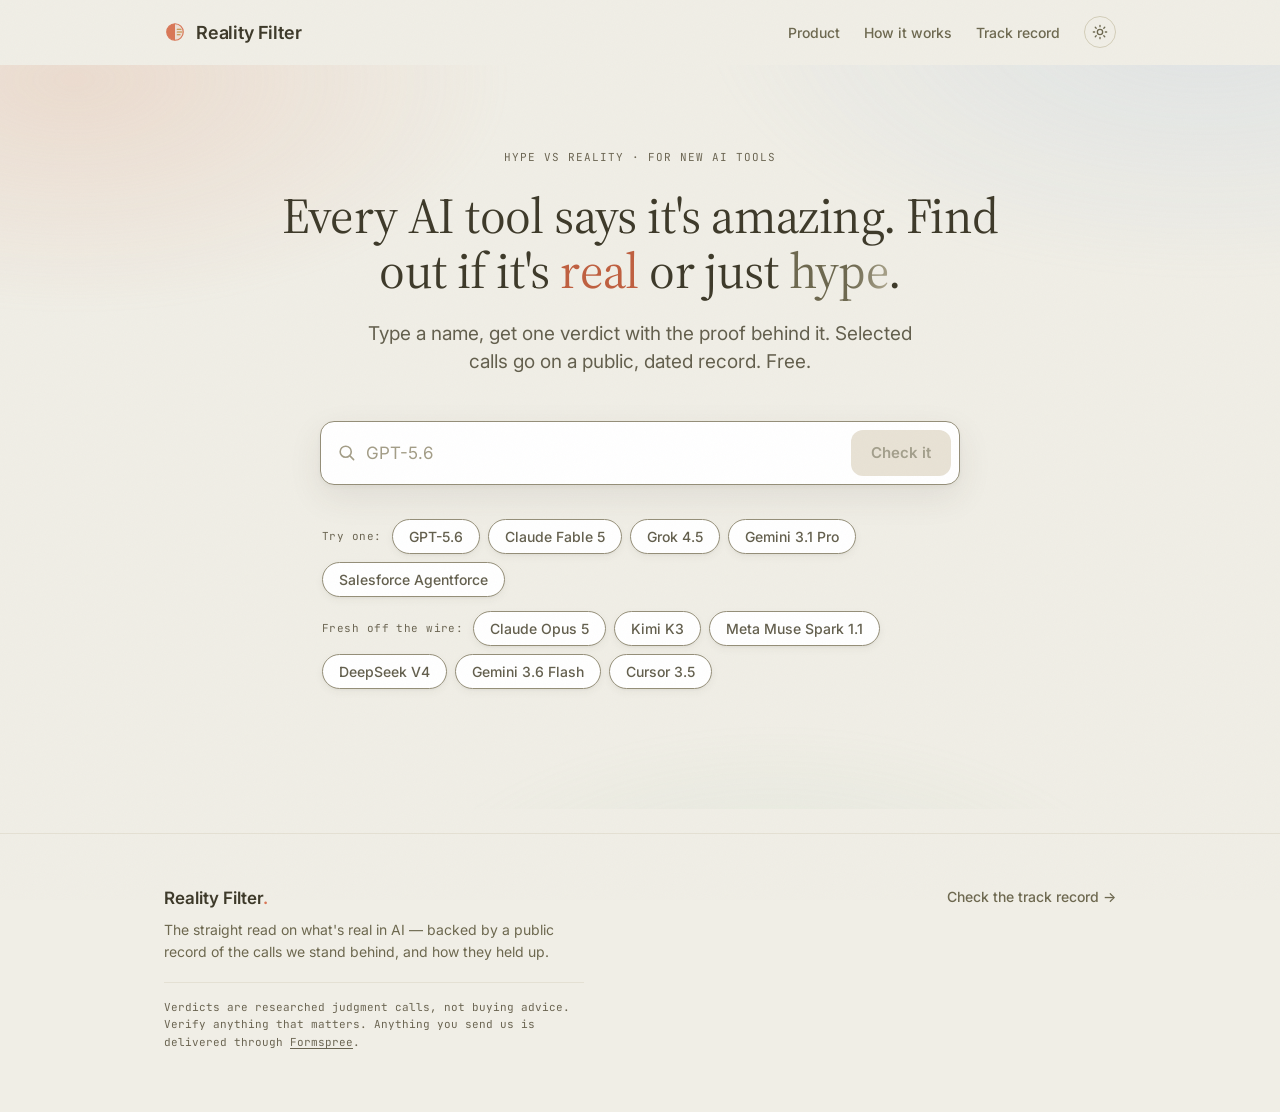
<file: index.html>
<!doctype html>
<html lang="en">
<head>
<meta charset="utf-8" />
<meta name="viewport" content="width=device-width, initial-scale=1" />
<title>Reality Filter — is that AI tool real, or just hype?</title>
<meta name="description" content="Every AI tool says it's amazing. Find out if it's real or just hype — one verdict with the proof behind it, every source named. Free." />
<link rel="preconnect" href="https://fonts.googleapis.com">
<link rel="preconnect" href="https://fonts.gstatic.com" crossorigin>
<link href="https://fonts.googleapis.com/css2?family=Source+Serif+4:opsz,wght@8..60,400;8..60,500&family=Inter:wght@400;500;600;700&family=JetBrains+Mono:wght@400;700&display=swap" rel="stylesheet">
<script>/* apply saved theme before paint */try{if(localStorage.getItem('rf-theme')==='dark')document.documentElement.classList.add('dark')}catch(e){}</script>
<link rel="icon" type="image/svg+xml" href="data:image/svg+xml,%3Csvg xmlns='http://www.w3.org/2000/svg' viewBox='0 0 48 48'%3E%3Ccircle cx='24' cy='24' r='18' fill='%23d97757' fill-opacity='.12'/%3E%3Cpath d='M24 6 A18 18 0 0 0 24 42 Z' fill='%23d97757'/%3E%3Ccircle cx='24' cy='24' r='18' fill='none' stroke='%23d97757' stroke-width='3'/%3E%3Cg stroke='%23c08532' stroke-width='3' stroke-linecap='round'%3E%3Cline x1='29' y1='18' x2='37' y2='18'/%3E%3Cline x1='29' y1='24' x2='39' y2='24'/%3E%3Cline x1='29' y1='30' x2='35' y2='30'/%3E%3C/g%3E%3C/svg%3E">
<link rel="stylesheet" href="styles.css?v=65">
</head>
<body>

<div class="topbar">
  <div class="wrap">
    <div class="nav-left">
      <a class="brand" href="index.html"><span class="brand-mark" aria-hidden="true"><svg viewBox="0 0 48 48" width="22" height="22"><circle cx="24" cy="24" r="18" fill="#d97757" fill-opacity=".12"/><path d="M24 6 A18 18 0 0 0 24 42 Z" fill="#d97757"/><circle cx="24" cy="24" r="18" fill="none" stroke="#d97757" stroke-width="2.6"/><g stroke="#c08532" stroke-width="2.6" stroke-linecap="round"><line x1="29" y1="18" x2="37" y2="18"/><line x1="29" y1="24" x2="39" y2="24"/><line x1="29" y1="30" x2="35" y2="30"/></g></svg></span> Reality Filter</a>
    </div>
    <nav class="nav-center">
      <a class="toplink" href="#top" id="navCheck">Product</a>
      <a class="toplink" href="about.html">How it works</a>
      <a class="toplink" href="track-record.html">Track record</a>
          <button class="theme-toggle" type="button" aria-label="Toggle dark mode" data-theme-toggle>
        <svg class="ic-sun" viewBox="0 0 24 24" fill="none" stroke="currentColor" stroke-width="2" stroke-linecap="round"><circle cx="12" cy="12" r="4"></circle><path d="M12 2v2M12 20v2M4.9 4.9l1.4 1.4M17.7 17.7l1.4 1.4M2 12h2M20 12h2M4.9 19.1l1.4-1.4M17.7 6.3l1.4-1.4"></path></svg>
        <svg class="ic-moon" viewBox="0 0 24 24" fill="none" stroke="currentColor" stroke-width="2" stroke-linecap="round" stroke-linejoin="round"><path d="M21 12.8A9 9 0 1 1 11.2 3a7 7 0 0 0 9.8 9.8z"></path></svg>
      </button>
    </nav>
  </div>
</div>

<main id="top">
  <!-- HERO = centered + stacked: the pitch, then the search tool directly below it -->
  <section class="hero">
    <div class="wrap">
      <div class="hero-copy">
        <p class="eyebrow"><span>Hype vs Reality · for new AI tools</span></p>
        <h1 class="display mid">Every AI tool says it's amazing. Find out if it's <span class="real-word">real</span> or just <span class="fog-word">hype</span>.</h1>
        <p class="lede">Type a name, get one verdict with the proof behind it. Selected calls go on a public, dated record. Free.</p>
      </div>
      <div class="hero-search">
        <div class="console" aria-label="Check a launch">
          <!-- Deliberately a SEARCH BAR, not an LLM composer: one row, magnifier, worded
               button. It was a tall rounded card with a round ↑ send button until
               2026-08-03, when five-second tests came back "it just feels like a simple
               Claude" — that shape is the universal 2026 signal for "type your prompt
               here", and it landed before anyone read a word. Don't restore the composer. -->
          <form class="field" id="checkForm" autocomplete="off">
            <svg class="field-icon" viewBox="0 0 24 24" fill="none" stroke="currentColor" stroke-width="2" stroke-linecap="round" stroke-linejoin="round" aria-hidden="true"><circle cx="11" cy="11" r="7"></circle><line x1="21" y1="21" x2="16.65" y2="16.65"></line></svg>
            <input id="query" type="text" placeholder="Search any AI tool, model, or launch…" aria-label="AI launch or tool" />
            <button class="btn btn-send" type="submit"><span class="bs-txt">Check it</span></button>
          </form>
          <!-- The full tool list, in its original two labelled rows. It was briefly cut to
               a single row of six while an example-verdict card sat below it; on 2026-08-03
               the user's call was to drop that card and put this list back as it was, because
               the list itself is the information — it shows which tools already have a
               verdict on file. What did NOT come back is the old 10–14px cramming: the rows
               now sit 34px under the search bar, which is what fixed the "stuck" feeling. -->
          <div class="chips">
            <span class="chips-lbl">Try one:</span>
            <button class="chip" data-q="GPT-5.6">GPT-5.6</button>
            <button class="chip" data-q="Claude Fable 5">Claude Fable 5</button>
            <button class="chip" data-q="Grok 4.5">Grok 4.5</button>
            <button class="chip" data-q="Gemini 3.1 Pro">Gemini 3.1 Pro</button>
            <button class="chip" data-q="Salesforce Agentforce">Salesforce Agentforce</button>
          </div>
          <div class="chips">
            <span class="chips-lbl">Fresh off the wire:</span>
            <button class="chip" data-q="Claude Opus 5">Claude Opus 5</button>
            <button class="chip" data-q="Kimi K3">Kimi K3</button>
            <button class="chip" data-q="Meta Muse Spark 1.1">Meta Muse Spark 1.1</button>
            <button class="chip" data-q="DeepSeek V4">DeepSeek V4</button>
            <button class="chip" data-q="Gemini 3.6 Flash">Gemini 3.6 Flash</button>
            <button class="chip" data-q="Cursor 3.5">Cursor 3.5</button>
          </div>
        </div>
      </div>

      <div id="result" aria-live="polite"><div class="result-inner" id="resultInner" hidden></div></div>
    </div>
  </section>
</main>

<footer>
  <div class="wrap fwrap">
    <div>
      <div class="fbrand">Reality Filter</div>
      <p>The straight read on what's real in AI — backed by a public record of the calls we stand behind, and how they held up.</p>
    </div>
    <a class="toplink" href="track-record.html">Check the track record →</a>
  </div>
  <div class="wrap"><p class="disc">Verdicts are researched judgment calls, not buying advice. Verify anything that matters. Anything you send us is delivered through <a href="https://formspree.io/legal/privacy-policy" target="_blank" rel="noopener noreferrer">Formspree</a>.</p></div>
</footer>

<script src="packets.js?v=10"></script>
<script src="forms.js?v=2"></script>
<script>
const inner = document.getElementById('resultInner');

/* `next` is authored as "Audience: advice." segments (the packet-writing standard
   in CLAUDE.md requires next to be segmented by reader). Split it so each audience
   gets its own line — a buyer should find their own row, not parse all three out of
   one paragraph. The split point is a sentence end followed by a short "Label:"
   opener. No lookbehind: Safari <16.4 throws on `(?<=` at PARSE time, which would
   kill this whole script tag, so the boundary is marked via replace() instead.
   A packet that doesn't follow the pattern degrades to one unlabelled row. */
function nextSteps(next){
  return next.replace(/\.\s+(?=[A-Z][^.:]{2,60}:)/g, '.\n').split('\n').map(seg=>{
    const s = seg.trim(), i = s.indexOf(':'), labelled = i > 0 && i < 62;
    const who = labelled ? s.slice(0,i).trim() : '';
    const what = labelled ? s.slice(i+1).trim() : s;
    return `<li class="ns-item">${who?`<span class="ns-who">${who}</span>`:''}<span class="ns-what">${what}</span></li>`;
  }).join('');
}

/* Two zones, deliberately. The DECISION zone (stakes → hype risk → what to do) is
   always visible; the five evidentiary rows sit in a <details> that starts closed.
   Before this split the packet opened at 452 words / ~1.9 screens with the hype
   meter and next step buried last, so a reader had to wade through ~336 words of
   evidence to reach the actual call. The evidence is one click away, never gone —
   it's the moat, so the summary names exactly what's inside. */
function renderPacket(p){
  return `
  <article class="packet ${p.verdictClass}">
    <div class="packet-head">
      <div>
        <p class="packet-file">${p.file}</p>
        <h2 class="packet-name">${p.name}</h2>
        <p class="packet-by">${p.by}</p>
      </div>
      <div class="stamp ${p.verdictClass}">
        <span class="st-lbl">${p.stampLbl}</span>
        <span class="st-verdict">${p.verdict}</span>
      </div>
    </div>
    <div class="packet-body">
      <div class="row r-stakes"><p class="k">Why this matters</p><p class="v">${p.stakes}</p></div>
      <div class="row r-hype">
        <p class="k">Hype risk</p>
        <div class="meter ${p.verdictClass}">
          <div class="meter-track"><div class="meter-fill" style="width:${p.fog}%"></div></div>
          <p class="meter-cap"><span>${p.fogWhy}</span><b>${p.fogLabel}</b></p>
        </div>
      </div>
      <div class="row r-next">
        <p class="k">What you should do</p>
        <ul class="nextstep">${nextSteps(p.next)}</ul>
      </div>
      <details class="evidence">
        <summary>
          <span class="ev-toggle"><span class="ev-open">Show the evidence behind this verdict</span><span class="ev-close">Hide the evidence</span></span>
          <span class="ev-meta">Claim · Proof found · Proof missing · Experts · Pricing</span>
        </summary>
        <div class="ev-body">
          <div class="row r-claim"><p class="k">Official claim</p><p class="v">${p.claim}</p></div>
          <div class="row found"><p class="k">Proof found</p><p class="v">${p.found}</p></div>
          <div class="row miss"><p class="k">Proof missing</p><p class="v">${p.missing}</p></div>
          <div class="row r-experts"><p class="k">Experts &amp; real users</p><p class="v">${p.signals}</p></div>
          <div class="row r-pricing"><p class="k">Pricing &amp; limits</p><p class="v">${p.pricing}</p></div>
        </div>
      </details>
    </div>
  </article>`;
}

/* Pick the filed packet that best demonstrates the work: the highest fog score,
   i.e. the call where we most sharply contradict a vendor's own claim. That's the
   credibility proof — anyone can agree with a press release. Chosen at runtime from
   PACKETS so it never goes stale as packets are added or re-checked. */
function sampleVerdict(){
  const keys = Object.keys(PACKETS);
  if(!keys.length) return null;
  // `||0` is load-bearing: a missing fog would make every `n > undefined` false and
  // silently pin the sample to whichever packet happens to be declared first.
  return PACKETS[keys.reduce((best,k)=> (PACKETS[k].fog||0) > (PACKETS[best].fog||0) ? k : best, keys[0])];
}

/* A miss used to dead-end on a bare email form: "we haven't filed this — leave your
   email." For a cold visitor who arrived from a link and has no reason to trust us
   yet, that asks for the sale before the demo, so it converted on nothing — they'd
   seen zero evidence that our research is worth an inbox. It now leads with a
   complete real verdict (evidence panel and all), and only asks for the email after
   the reader has seen exactly what they'd be signing up for. The sample can never be
   the launch they typed: this only renders when that launch produced no match.
   The "already on file" chips use each packet's `name` as the query, so a name must
   contain one of that packet's own `match` aliases verbatim or its chip dead-ends
   (click → miss → straight back to this panel). All current packets satisfy that. */
function renderCapture(q){
  const safe = q.replace(/</g,'&lt;').replace(/>/g,'&gt;');
  const demo = sampleVerdict();
  const others = Object.keys(PACKETS)
    .filter(k => !demo || PACKETS[k].name !== demo.name)
    .slice(0,6)
    .map(k => `<button class="chip" data-q="${PACKETS[k].name}">${PACKETS[k].name}</button>`)
    .join('');
  return `
  <div class="capture">
    <p class="cap-file">NOT YET ON RECORD</p>
    <h3>We haven't filed “${safe}” yet.</h3>
    ${demo ? `<p class="cap-sub">So here's a real one we have filed — the whole thing, evidence included — so you can judge the work before you decide it's worth your inbox.</p>
    <div class="cap-demo">${renderPacket(demo)}</div>` : ''}
    <div class="cap-ask">
      <p class="cap-asklead">Want this for <b>“${safe}”</b>?</p>
      <p class="cap-sub">We'll research it by hand — launch docs, pricing, independent benchmarks, what real users report — and send you the verdict, usually within a day.</p>
      <form class="capform" id="capForm">
        <input type="email" id="capEmail" required placeholder="you@work.com" aria-label="Your email" />
        <button class="btn" type="submit">Email me the verdict</button>
      </form>
      <p class="cap-done" id="capDone">✓ Got it. We'll email you the verdict.</p>
    </div>
    ${others ? `<div class="cap-tries"><p class="cap-trylead">Already on file — check one now:</p><div class="chips">${others}</div></div>` : ''}
  </div>`;
}

/* Match a launch even when the user phrases it loosely ("heyy the new launch of
   chatgpt, tell me about it") — not only when they type an alias exactly. Two ways
   to hit:
     (a) the query CONTAINS a whole alias verbatim  ("...launch of chatgpt..." ⊇ "chatgpt")
     (b) after dropping conversational filler (STOP), the query's remaining content
         words are the SAME SET as an alias's  ("gemini version 3" → {gemini,3} = alias "gemini 3")
   (b) is set-EQUALITY, not subset — that's what keeps it safe. Subset would also
   match "Gemini Ultra 3" to a "gemini 3" packet (a different product), because a
   tier word looks like filler to it. Equality rejects it: {gemini,ultra,3} ≠ {gemini,3}.
   STOP holds only conversational filler — never product/tier words (pro, ultra,
   mini, sol, turbo, numbers), or those would get stripped and collide.
   This still can't match "ai"→GPT-5.6 or "able"→Fable 5 (a bare fragment is neither
   contained as a whole alias nor equal to an alias's content set), so those keep
   routing to the email capture — the demand signal we exist to collect. When a real
   phrasing still misses, the fix is to add an alias to `match` in packets.js. */
const STOP = new Set(('the a an of to is are new news latest about tell me my us let know knows i we want whats what how good any on for in into this that hey heyy hi please could can you your our so and give given launch launched update updates updated version model thing get got release released do does vs anyone someone real reality').split(' '));
const contentKey = t => [...new Set(t.toLowerCase().replace(/[^a-z0-9]+/g,' ').trim().split(' ').filter(w=>w && !STOP.has(w)))].sort().join(' ');

function findPacket(q){
  const s = q.toLowerCase().trim();
  if(!s) return null;
  const qk = contentKey(q);
  for(const key in PACKETS){
    const hit = PACKETS[key].match.some(m => s.includes(m) || (contentKey(m) !== '' && contentKey(m) === qk));
    if(hit) return PACKETS[key];
  }
  return null;
}

// send button lights up only when there's text
const sendBtn = document.querySelector('#checkForm .btn-send');
const qInput = document.getElementById('query');
function syncSend(){ if(sendBtn&&qInput) sendBtn.classList.toggle('idle', !qInput.value.trim()); }
if(qInput){ qInput.addEventListener('input', syncSend); syncSend(); }
// clicking anywhere on the composer focuses the input, like real chat composers
document.querySelector('.field')?.addEventListener('click', e=>{ if(!e.target.closest('button')) qInput?.focus(); });

// typewriter placeholder — cycles real examples until the user types
const twExamples = ['GPT-5.6','Claude Fable 5','Salesforce Agentforce','that new AI coding agent','Gemini Ultra 3'];
if(qInput && !matchMedia('(prefers-reduced-motion: reduce)').matches){
  let ti=0, ci=0, del=false;
  (function twTick(){
    if(document.activeElement===qInput || qInput.value){ setTimeout(twTick, 800); return; }
    const word = twExamples[ti];
    ci += del ? -1 : 1;
    qInput.setAttribute('placeholder', word.slice(0,ci) + (ci<word.length?'▏':''));
    let wait = del ? 35 : 70;
    if(!del && ci===word.length){ del=true; wait=1600; }
    else if(del && ci===0){ del=false; ti=(ti+1)%twExamples.length; wait=300; }
    setTimeout(twTick, wait);
  })();
}

function showResult(q, instant){
  if(!q || !q.trim()) return;
  const safe = q.replace(/</g,'&lt;').replace(/>/g,'&gt;');
  const r = document.getElementById('result');
  const scrollToResult = (smooth)=>window.scrollTo({top: r.getBoundingClientRect().top + window.scrollY - 24, behavior: smooth?'smooth':'auto'});
  if(instant){
    // deep-link from the track record: show the verdict immediately, no fake loading
    const p = findPacket(q);
    inner.innerHTML = p ? renderPacket(p) : renderCapture(q);
    inner.hidden = false;
    bindResultActions();
    scrollToResult(false);
    // re-anchor after fonts/animations settle so the verdict stays in view
    setTimeout(()=>scrollToResult(false), 350);
    addEventListener('load', ()=>setTimeout(()=>scrollToResult(false), 120), {once:true});
    return;
  }
  const btn = document.querySelector('#checkForm .btn-send');
  if(btn) btn.classList.add('is-loading');
  inner.innerHTML = `<div class="loading"><span class="spinner"></span><p class="load-txt">Checking the record for “<b>${safe}</b>”…</p></div>`;
  inner.hidden = false;
  scrollToResult(true);
  clearTimeout(showResult._t);
  showResult._t = setTimeout(()=>{
    if(btn) btn.classList.remove('is-loading');
    const p = findPacket(q);
    inner.innerHTML = p ? renderPacket(p) : renderCapture(q);
    bindResultActions();
  }, 900);
}

function bindResultActions(){
  /* chips rendered inside a result are new nodes, so the page-load binding at the
     bottom of this file never saw them — wire them up here too. */
  document.querySelectorAll('#result .chip').forEach(c=>{
    c.addEventListener('click',()=>{
      document.getElementById('query').value = c.dataset.q;
      showResult(c.dataset.q);
    });
  });
  const cf = document.getElementById('capForm');
  if(cf){
    cf.addEventListener('submit',async e=>{
      e.preventDefault();
      const email = document.getElementById('capEmail').value.trim();
      if(!email) return;
      const btn = cf.querySelector('button');
      btn.disabled = true; btn.textContent = 'Sending…';
      const r = await sendSignal({type:'packet request', email, launch:document.getElementById('query').value.trim()});
      if(!r.ok){ btn.disabled = false; btn.textContent = 'Email me the verdict'; showFormError(cf); return; }
      clearFormError(cf);
      document.getElementById('capDone').classList.add('show');
      cf.querySelector('input').disabled = true;
      btn.textContent = 'Sent ✓';
    });
  }
}

/* form + chips */
document.getElementById('checkForm').addEventListener('submit',e=>{
  e.preventDefault();
  showResult(document.getElementById('query').value);
});
document.querySelectorAll('.chip').forEach(c=>{
  c.addEventListener('click',()=>{
    document.getElementById('query').value = c.dataset.q;
    showResult(c.dataset.q);
  });
});

/* The "What you get back" example-verdict card that used to build here was removed
   2026-08-03 at the user's request — it made the page feel crowded and the tool-list
   chips above are what they wanted carrying that job instead. Its CSS (.preview/.pv-*)
   is left in styles.css, unused, the same way the parked Premium set is. */

/* nav CTA: on this page "Check a launch" means "put my cursor in the search bar" */
document.getElementById('navCheck').addEventListener('click',e=>{
  e.preventDefault();
  const q = document.getElementById('query');
  q.scrollIntoView({behavior:'smooth',block:'center'});
  q.focus({preventScroll:true});
});

/* deep-link: arriving from the track record (index.html?q=…) auto-runs a check */
(function(){
  const q = new URLSearchParams(location.search).get('q');
  if(q){ document.getElementById('query').value = q; showResult(q, true); }
})();
</script>
<script>
// topbar shadow once the page scrolls
const tb = document.querySelector('.topbar');
addEventListener('scroll', ()=>tb.classList.toggle('scrolled', scrollY>8), {passive:true});
</script>
<script>
// theme toggle
document.querySelector('[data-theme-toggle]').addEventListener('click', ()=>{
  const dark = document.documentElement.classList.toggle('dark');
  try{ localStorage.setItem('rf-theme', dark?'dark':'light'); }catch(e){}
});
</script>
</body>
</html>
</file>
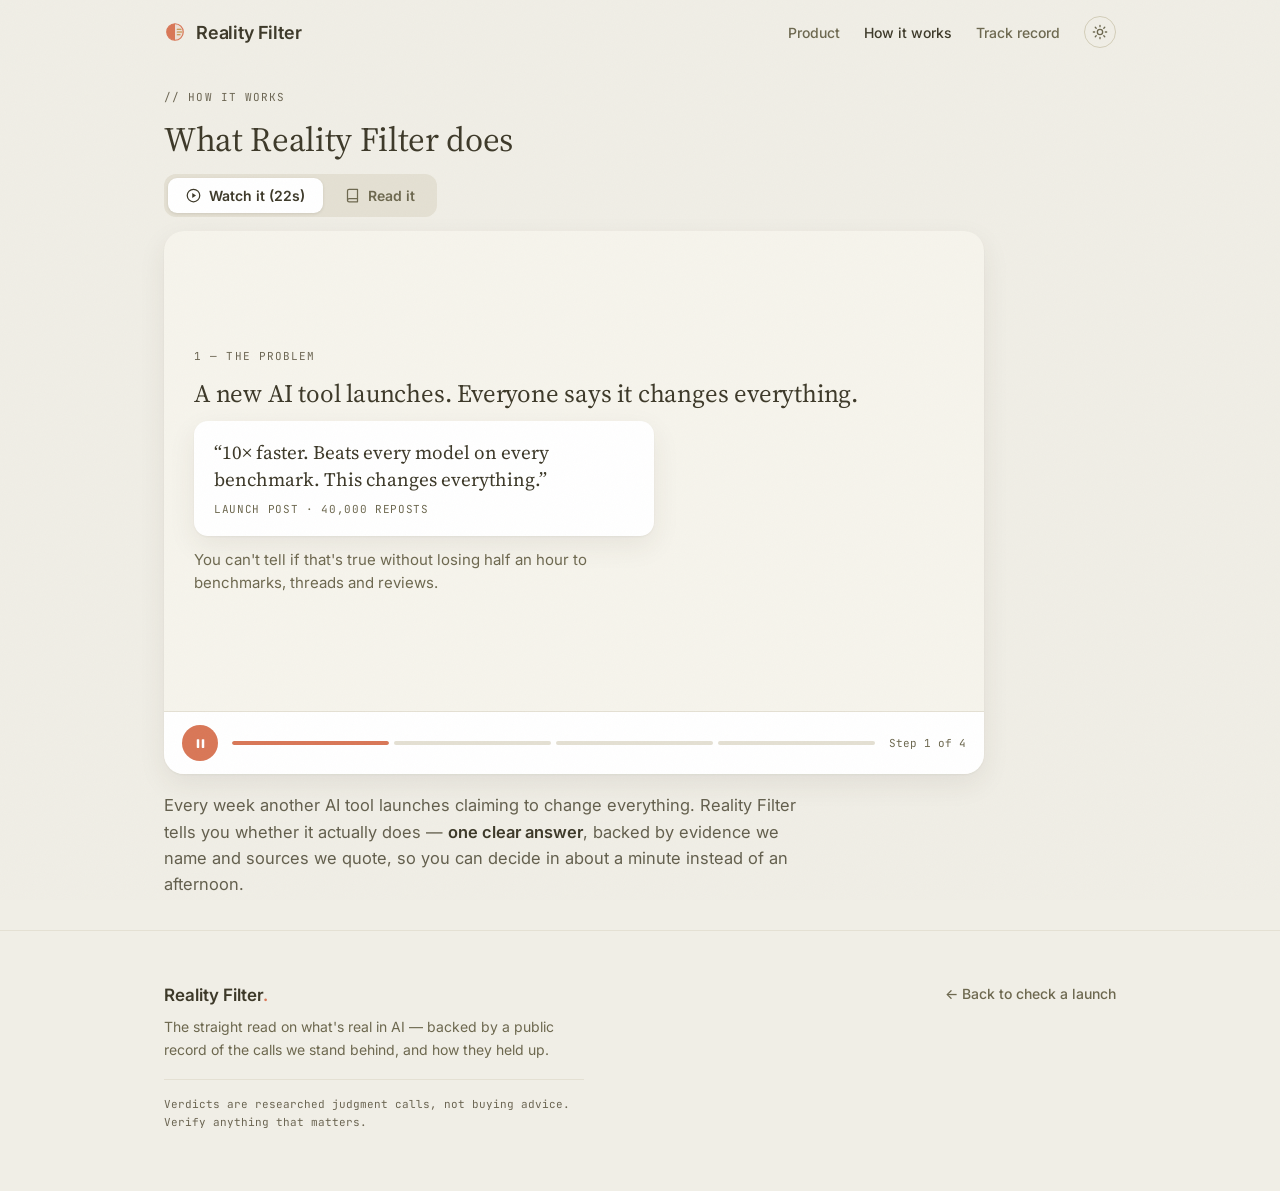
<file: about.html>
<!doctype html>
<html lang="en">
<head>
<meta charset="utf-8" />
<meta name="viewport" content="width=device-width, initial-scale=1" />
<title>How it works — Reality Filter</title>
<meta name="description" content="What Reality Filter does, in 22 seconds: type the name of any AI tool and get one clear answer — worth trying now, watch later, too early, or mostly fog machine — backed by evidence we name and sources we quote. Watch it, or read it." />
<link rel="preconnect" href="https://fonts.googleapis.com">
<link rel="preconnect" href="https://fonts.gstatic.com" crossorigin>
<link href="https://fonts.googleapis.com/css2?family=Source+Serif+4:opsz,wght@8..60,400;8..60,500&family=Inter:wght@400;500;600;700&family=JetBrains+Mono:wght@400;700&display=swap" rel="stylesheet">
<script>/* apply saved theme before paint */try{if(localStorage.getItem('rf-theme')==='dark')document.documentElement.classList.add('dark')}catch(e){}</script>
<link rel="icon" type="image/svg+xml" href="data:image/svg+xml,%3Csvg xmlns='http://www.w3.org/2000/svg' viewBox='0 0 48 48'%3E%3Ccircle cx='24' cy='24' r='18' fill='%23d97757' fill-opacity='.12'/%3E%3Cpath d='M24 6 A18 18 0 0 0 24 42 Z' fill='%23d97757'/%3E%3Ccircle cx='24' cy='24' r='18' fill='none' stroke='%23d97757' stroke-width='3'/%3E%3Cg stroke='%23c08532' stroke-width='3' stroke-linecap='round'%3E%3Cline x1='29' y1='18' x2='37' y2='18'/%3E%3Cline x1='29' y1='24' x2='39' y2='24'/%3E%3Cline x1='29' y1='30' x2='35' y2='30'/%3E%3C/g%3E%3C/svg%3E">
<link rel="stylesheet" href="styles.css?v=65">
</head>
<body>

<div class="topbar">
  <div class="wrap">
    <div class="nav-left">
      <a class="brand" href="index.html"><span class="brand-mark" aria-hidden="true"><svg viewBox="0 0 48 48" width="22" height="22"><circle cx="24" cy="24" r="18" fill="#d97757" fill-opacity=".12"/><path d="M24 6 A18 18 0 0 0 24 42 Z" fill="#d97757"/><circle cx="24" cy="24" r="18" fill="none" stroke="#d97757" stroke-width="2.6"/><g stroke="#c08532" stroke-width="2.6" stroke-linecap="round"><line x1="29" y1="18" x2="37" y2="18"/><line x1="29" y1="24" x2="39" y2="24"/><line x1="29" y1="30" x2="35" y2="30"/></g></svg></span> Reality Filter</a>
    </div>
    <nav class="nav-center">
      <a class="toplink" href="index.html">Product</a>
      <a class="toplink active" href="about.html">How it works</a>
      <a class="toplink" href="track-record.html">Track record</a>
          <button class="theme-toggle" type="button" aria-label="Toggle dark mode" data-theme-toggle>
        <svg class="ic-sun" viewBox="0 0 24 24" fill="none" stroke="currentColor" stroke-width="2" stroke-linecap="round"><circle cx="12" cy="12" r="4"></circle><path d="M12 2v2M12 20v2M4.9 4.9l1.4 1.4M17.7 17.7l1.4 1.4M2 12h2M20 12h2M4.9 19.1l1.4-1.4M17.7 6.3l1.4-1.4"></path></svg>
        <svg class="ic-moon" viewBox="0 0 24 24" fill="none" stroke="currentColor" stroke-width="2" stroke-linecap="round" stroke-linejoin="round"><path d="M21 12.8A9 9 0 1 1 11.2 3a7 7 0 0 0 9.8 9.8z"></path></svg>
      </button>
    </nav>
  </div>
</div>

<main id="top">
  <section class="hw-hero">
    <div class="wrap">
      <p class="section-eyebrow">// how it works</p>
      <h1 class="hw-title">What Reality Filter does</h1>

      <!-- Same story, two ways in: watch it play, or read it. -->
      <div class="hw-modes" role="tablist" aria-label="Choose how to learn about Reality Filter">
        <button class="hw-mode" id="tabWatch" role="tab" aria-selected="true" aria-controls="panelWatch" type="button" tabindex="0">
          <svg viewBox="0 0 24 24" fill="none" stroke="currentColor" stroke-width="2" stroke-linecap="round" stroke-linejoin="round" aria-hidden="true"><circle cx="12" cy="12" r="10"></circle><polygon points="10 8 16 12 10 16 10 8" fill="currentColor" stroke="none"></polygon></svg>
          Watch it (22s)
        </button>
        <!-- tabindex set in the markup, not just by selectTab(): without it both
             tabs are Tab stops on first paint, before any interaction happens. -->
        <button class="hw-mode" id="tabRead" role="tab" aria-selected="false" aria-controls="panelRead" type="button" tabindex="-1">
          <svg viewBox="0 0 24 24" fill="none" stroke="currentColor" stroke-width="2" stroke-linecap="round" stroke-linejoin="round" aria-hidden="true"><path d="M4 19.5A2.5 2.5 0 0 1 6.5 17H20"></path><path d="M6.5 2H20v20H6.5A2.5 2.5 0 0 1 4 19.5v-15A2.5 2.5 0 0 1 6.5 2z"></path></svg>
          Read it
        </button>
      </div>

      <!-- ============ WATCH ============ -->
      <div class="hw-panel" id="panelWatch" role="tabpanel" aria-labelledby="tabWatch">
        <div class="hw-player" id="player">
          <div class="hw-stage">

            <div class="hw-scene is-on" data-dur="5200">
              <p class="hw-step-lbl">1 — The problem</p>
              <p class="hw-big">A new AI tool launches. Everyone says it changes everything.</p>
              <div class="hw-claim">
                <p>“10× faster. Beats every model on every benchmark. This changes everything.”</p>
                <span>LAUNCH POST · 40,000 REPOSTS</span>
              </div>
              <p class="hw-sm">You can't tell if that's true without losing half an hour to benchmarks, threads and reviews.</p>
            </div>

            <div class="hw-scene" data-dur="4600">
              <p class="hw-step-lbl">2 — What you do</p>
              <p class="hw-big">Type the name. That's the whole input.</p>
              <div class="hw-field">
                <svg viewBox="0 0 24 24" fill="none" stroke="currentColor" stroke-width="2" stroke-linecap="round" aria-hidden="true"><circle cx="11" cy="11" r="7"></circle><line x1="21" y1="21" x2="16.65" y2="16.65"></line></svg>
                <span class="hw-typed" id="hwTyped"></span><span class="hw-caret" aria-hidden="true"></span>
              </div>
              <p class="hw-sm">No sign-up, no setup, nothing to install. Just the name of a tool, model or app.</p>
            </div>

            <div class="hw-scene" data-dur="6200">
              <p class="hw-step-lbl">3 — What we check</p>
              <p class="hw-big">We gather the evidence, and name every source.</p>
              <div class="hw-rows">
                <div class="hw-row"><span class="hw-dot" style="background:var(--tl-thinking)"></span>What the company officially claims <b>logged</b></div>
                <div class="hw-row"><span class="hw-dot" style="background:var(--tl-grep)"></span>What's independently proven <b>found</b></div>
                <div class="hw-row"><span class="hw-dot" style="background:var(--v-fog)"></span>What's claimed but unproven <b>flagged</b></div>
                <div class="hw-row"><span class="hw-dot" style="background:var(--tl-read)"></span>What experts and real users report <b>quoted</b></div>
                <div class="hw-row"><span class="hw-dot" style="background:var(--tl-edit)"></span>What it costs, and the limits <b>checked</b></div>
              </div>
              <p class="hw-sm">Real benchmark numbers and named reviewers — never “reports suggest”.</p>
            </div>

            <div class="hw-scene" data-dur="5800">
              <p class="hw-step-lbl">4 — What you get back</p>
              <p class="hw-big">One clear answer, and how much is still hype.</p>
              <div class="hw-verdict">
                <div class="hw-vtop">
                  <span class="hw-vname">Claude Opus 5</span>
                  <span class="hw-vstamp">WORTH TRYING — WITH CAVEATS</span>
                </div>
                <div class="hw-meter"><i></i></div>
                <div class="hw-vfoot"><span>HYPE RISK</span><span>MEDIUM · 40%</span></div>
              </div>
              <p class="hw-sm">Four possible answers: worth trying now · watch later · too early · mostly fog machine. You can decide from this alone — the full evidence is one click away.</p>
            </div>

          </div>
          <div class="hw-ctrl">
            <button class="hw-play" id="hwPlay" type="button" aria-label="Pause">
              <svg id="hwIcon" viewBox="0 0 24 24" fill="currentColor" aria-hidden="true"><rect x="6" y="5" width="4" height="14" rx="1"></rect><rect x="14" y="5" width="4" height="14" rx="1"></rect></svg>
            </button>
            <div class="hw-segs" id="hwSegs" aria-hidden="true">
              <span class="hw-seg"><i></i></span><span class="hw-seg"><i></i></span><span class="hw-seg"><i></i></span><span class="hw-seg"><i></i></span>
            </div>
            <!-- deliberately not aria-live: it changes every ~5s during autoplay,
                 which would interrupt a screen-reader user every few seconds. The
                 pause button satisfies WCAG 2.2.2; the text stays readable on demand. -->
            <span class="hw-time" id="hwTime">Step 1 of 4</span>
          </div>
        </div>
        <!-- The lede sits BELOW the player, not above it. Above, it pushed the
             player 115px (desktop) to 202px (phone) down the page, so the thing
             the page exists to show opened half-cut off the bottom of the screen.
             Reads fine here as the player's caption; Read mode carries the same
             point in its opening prose. Do not move it back up. -->
        <p class="hw-lede">Every week another AI tool launches claiming to change everything. Reality Filter tells you whether it actually does — <b>one clear answer</b>, backed by evidence we name and sources we quote, so you can decide in about a minute instead of an afternoon.</p>
      </div>

      <!-- ============ READ ============ -->
      <div class="hw-panel hw-read" id="panelRead" role="tabpanel" aria-labelledby="tabRead" hidden>
        <h2 class="hw-q">The problem it solves</h2>
        <p>Every AI launch sounds identical. <b>“10× faster.” “Beats every benchmark.” “This changes everything.”</b> Some of it is true. A lot of it isn't. And the only way to find out has been to spend twenty or thirty minutes yourself, digging through benchmark tables, developer threads and reviews, before you can decide whether to switch to it, pay for it, or ignore it.</p>
        <p>Reality Filter does that digging and hands you the conclusion.</p>

        <h2 class="hw-q">What you actually do</h2>
        <p>You type the name of an AI tool, model or app into the search box — <b>ChatGPT, Gemini, Claude, Cursor, or whatever you saw people posting about this morning</b>. That's the entire input. There's no sign-up, no account, and nothing to install.</p>

        <h2 class="hw-q">What you get back</h2>
        <p>One answer, out of four. Not a score, not a wall of research — a decision:</p>
        <ul class="hw-verdicts">
          <li><span class="hw-tag" style="color:var(--v-go)">WORTH TRYING NOW</span><p>It does what it says. Go ahead and use it.</p></li>
          <li><span class="hw-tag" style="color:var(--v-watch)">WATCH LATER</span><p>It's real, but there are catches worth knowing before you commit.</p></li>
          <li><span class="hw-tag" style="color:var(--v-early)">TOO EARLY</span><p>It might turn out fine. The evidence just isn't in yet.</p></li>
          <li><span class="hw-tag" style="color:var(--v-fog)">MOSTLY FOG MACHINE</span><p>The claims run well ahead of anything anyone can show.</p></li>
        </ul>
        <p>Alongside it you get a <b>hype risk</b> reading — a plain sentence on how much of the story is still unproven — and a short note on what you should do next, written separately for people building with it and people buying it.</p>

        <h2 class="hw-q">Where the answer comes from</h2>
        <p>Every verdict is researched by hand from current sources, and it names them. Actual benchmark names and scores. Named reviewers and independent testers. What real users and companies report after living with the thing. You'll never read “reports suggest” — if we can't point at who said it, it doesn't go in.</p>
        <p>We also publish the evidence <b>against</b> our own call when it exists. A verdict you can only agree with isn't worth much.</p>

        <div class="hw-note">The full evidence sits behind one click, deliberately. The answer comes first so you can decide in about a minute — the proof is there underneath for when you want to check our work rather than take our word for it.</div>

        <h2 class="hw-q">Why you can trust it</h2>
        <p>We keep a <b>public, dated track record</b> — a small, hand-picked set of calls, a few added each month, each one published before anyone knew who'd turn out to be right. <b>Not every verdict goes on it</b>, deliberately: it's a record of the calls we choose to stand behind, not a log of everything we've ever looked up. The ones that do go on it stay there, and we don't quietly edit them — when the facts change we re-check the tool, update the verdict, and leave the original call standing next to the correction.</p>
        <p>That has already happened: GPT-5.6 was filed as <b>“too early”</b>, then moved to <b>“worth trying”</b> when it became generally available — and the original call is still quoted inside the packet rather than deleted. We've also called a product doing $1.2B a year <b>“mostly fog machine”</b>. If this only ever agreed with press releases, it would be worthless to you.</p>

        <h2 class="hw-q">What it costs</h2>
        <p>Nothing. Reading any verdict is free and needs no account. If we haven't checked something yet, you can leave an email and a real person researches it by hand and sends you the answer, usually within a day.</p>

        <a class="hw-cta" href="index.html">Check a tool now
          <svg viewBox="0 0 24 24" fill="none" stroke="currentColor" stroke-width="2.2" stroke-linecap="round" stroke-linejoin="round" width="16" height="16" aria-hidden="true"><line x1="5" y1="12" x2="19" y2="12"></line><polyline points="12 5 19 12 12 19"></polyline></svg>
        </a>
      </div>
    </div>
  </section>
</main>

<footer>
  <div class="wrap fwrap">
    <div>
      <div class="fbrand">Reality Filter</div>
      <p>The straight read on what's real in AI — backed by a public record of the calls we stand behind, and how they held up.</p>
    </div>
    <a class="toplink" href="index.html">← Back to check a launch</a>
  </div>
  <div class="wrap"><p class="disc">Verdicts are researched judgment calls, not buying advice. Verify anything that matters.</p></div>
</footer>

<script>
/* ---- read / watch tabs ---------------------------------------------------
   Switching to Read pauses the player: an animation running inside a hidden
   panel would keep burning its timers and desync the progress bar. */
const tabs = [document.getElementById('tabWatch'), document.getElementById('tabRead')];
const panels = [document.getElementById('panelWatch'), document.getElementById('panelRead')];
function selectTab(i){
  tabs.forEach((t,n)=>{
    t.setAttribute('aria-selected', n===i ? 'true' : 'false');
    /* roving tabindex (ARIA tabs pattern): only the selected tab is a Tab stop,
       arrow keys move between them without an extra Tab press. */
    t.tabIndex = n===i ? 0 : -1;
  });
  panels.forEach((p,n)=>{ p.hidden = n!==i; });
  if(i===1) pause();
}
tabs.forEach((t,i)=>{
  t.addEventListener('click', ()=>selectTab(i));
  t.addEventListener('keydown', e=>{
    if(e.key!=='ArrowRight' && e.key!=='ArrowLeft') return;
    e.preventDefault();
    const n = (i + (e.key==='ArrowRight'?1:tabs.length-1)) % tabs.length;
    tabs[n].focus(); selectTab(n);
  });
});

/* ---- the explainer player ------------------------------------------------
   Scene durations live on each .hw-scene as data-dur so the markup stays the
   single source of truth. Pause freezes both the setTimeout (by tracking the
   remaining ms) and the CSS fill animation (via animationPlayState), so
   resuming never desyncs the bar from the scene. */
const scenes  = [...document.querySelectorAll('.hw-scene')];
const segs    = [...document.querySelectorAll('.hw-seg')];
const playBtn = document.getElementById('hwPlay');
const icon    = document.getElementById('hwIcon');
const timeEl  = document.getElementById('hwTime');
const typedEl = document.getElementById('hwTyped');
const reduced = matchMedia('(prefers-reduced-motion: reduce)').matches;

const ICON_PAUSE  = '<rect x="6" y="5" width="4" height="14" rx="1"></rect><rect x="14" y="5" width="4" height="14" rx="1"></rect>';
const ICON_PLAY   = '<polygon points="8 5 19 12 8 19 8 5"></polygon>';
const ICON_REPLAY = '<path d="M3 12a9 9 0 1 0 3-6.7L3 8" fill="none" stroke="currentColor" stroke-width="2.2" stroke-linecap="round" stroke-linejoin="round"></path><polyline points="3 3 3 8.5 8.5 8.5" fill="none" stroke="currentColor" stroke-width="2.2" stroke-linecap="round" stroke-linejoin="round"></polyline>';

let idx = 0, playing = false, timer = null, startedAt = 0, remaining = 0, ended = false, typeTimer = null;

function setIcon(){
  icon.innerHTML = ended ? ICON_REPLAY : (playing ? ICON_PAUSE : ICON_PLAY);
  playBtn.setAttribute('aria-label', ended ? 'Replay' : (playing ? 'Pause' : 'Play'));
}

/* scene 2 types the query out, so the input reads as something a person did.
   `resume` continues from whatever is already on screen: pausing mid-scene
   clears typeTimer, and without this the text would stay frozen half-typed
   for the rest of the scene even after the viewer pressed play again. */
const TYPE_WORD = 'Claude Opus 5';
function runTyping(on, resume){
  clearTimeout(typeTimer);
  if(!on){ return; }
  if(reduced){ typedEl.textContent = TYPE_WORD; return; }
  let i = resume ? typedEl.textContent.length : 0;
  if(!resume) typedEl.textContent = '';
  (function tick(){
    if(i >= TYPE_WORD.length) return;
    typedEl.textContent = TYPE_WORD.slice(0, ++i);
    if(i < TYPE_WORD.length) typeTimer = setTimeout(tick, 105);
  })();
}

function paintScene(i){
  scenes.forEach((s,n)=>s.classList.toggle('is-on', n===i));
  segs.forEach((sg,n)=>{
    sg.classList.remove('run','done');
    sg.querySelector('i').style.animationPlayState = '';
    if(n < i) sg.classList.add('done');
  });
  const seg = segs[i];
  seg.style.setProperty('--dur', scenes[i].dataset.dur + 'ms');
  void seg.offsetWidth;                    // restart the fill animation
  seg.classList.add('run');
  timeEl.textContent = 'Step ' + (i+1) + ' of ' + scenes.length;
  runTyping(i === 1);
}

function schedule(ms){
  clearTimeout(timer);
  startedAt = Date.now();
  remaining = ms;
  timer = setTimeout(advance, ms);
}

function advance(){
  if(idx >= scenes.length - 1){ finish(); return; }
  idx++;
  paintScene(idx);
  schedule(+scenes[idx].dataset.dur);
}

function finish(){
  clearTimeout(timer);
  segs.forEach(sg=>{ sg.classList.remove('run'); sg.classList.add('done'); });
  playing = false; ended = true;
  timeEl.textContent = 'Finished';
  setIcon();
}

function play(){
  if(ended){ idx = 0; ended = false; paintScene(0); playing = true; schedule(+scenes[0].dataset.dur); setIcon(); return; }
  playing = true;
  segs[idx].querySelector('i').style.animationPlayState = 'running';
  setIcon();
  /* paused so close to the boundary that the scene was already due: move on
     rather than rescheduling a whole fresh duration for a spent scene. */
  if(remaining <= 0){ advance(); return; }
  schedule(remaining);
  if(idx === 1) runTyping(true, true);
}

function pause(){
  if(!playing) return;
  clearTimeout(timer);
  clearTimeout(typeTimer);
  remaining -= (Date.now() - startedAt);
  if(remaining < 0) remaining = 0;
  segs[idx].querySelector('i').style.animationPlayState = 'paused';
  playing = false;
  setIcon();
}

/* A click is an explicit decision, so remember it: `userPaused` stops the
   visibility observer below from overriding the viewer and restarting a video
   they deliberately stopped. `startedOnce` lets a reduced-motion viewer who
   pressed play still get auto-resume, without ever autoplaying at them. */
let userPaused = false, startedOnce = false;
playBtn.addEventListener('click', ()=>{
  if(playing){ userPaused = true; pause(); }
  else { userPaused = false; startedOnce = true; play(); }
});

paintScene(0);
playing = false;
remaining = +scenes[0].dataset.dur;
setIcon();

/* Hold on scene 1 until the player is actually on screen.
   It used to start the instant the page loaded, so anyone who had to scroll to
   reach it arrived at step 3 having missed the problem and the search box — the
   two scenes that explain what the thing IS. Now the clock doesn't start until
   you can see it, and it pauses again if you scroll away, so no step is ever
   spent off-screen. 55% is deliberately above half: it fires when the player is
   meaningfully in view, not when one pixel of its top edge appears. */
const player = document.getElementById('player');
if(typeof IntersectionObserver === 'function'){
  new IntersectionObserver(entries=>{
    entries.forEach(e=>{
      if(e.isIntersecting){
        if(!playing && !ended && !userPaused && (!reduced || startedOnce)) play();
      }else if(playing){
        pause();          /* not userPaused — it resumes when scrolled back */
      }
    });
  }, {threshold: 0.55}).observe(player);
}else if(!reduced){
  /* no IntersectionObserver (very old browser): fall back to the old behaviour
     rather than leaving a player that never starts */
  play();
}
</script>
<script>
// topbar shadow once the page scrolls
const tb = document.querySelector('.topbar');
addEventListener('scroll', ()=>tb.classList.toggle('scrolled', scrollY>8), {passive:true});
</script>
<script>
// theme toggle
document.querySelector('[data-theme-toggle]').addEventListener('click', ()=>{
  const dark = document.documentElement.classList.toggle('dark');
  try{ localStorage.setItem('rf-theme', dark?'dark':'light'); }catch(e){}
});
</script>
</body>
</html>
</file>
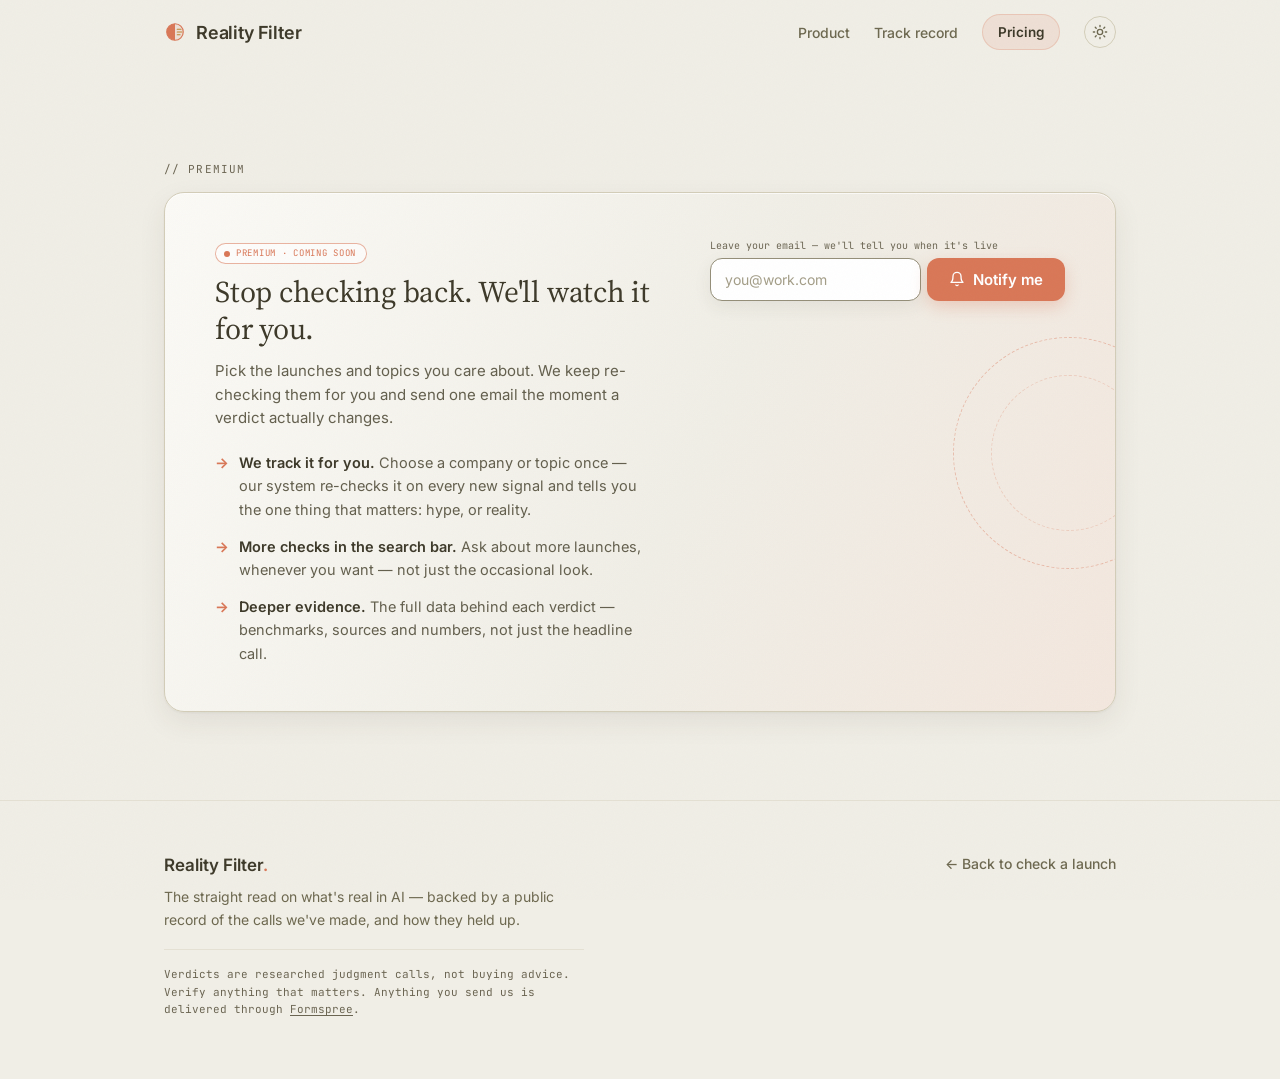
<file: premium.html>
<!doctype html>
<html lang="en">
<head>
<meta charset="utf-8" />
<meta name="viewport" content="width=device-width, initial-scale=1" />
<title>Premium — Reality Filter</title>
<meta name="description" content="Pick the launches and topics you care about — we re-check them and email you only when a verdict actually changes. Coming soon." />
<link rel="preconnect" href="https://fonts.googleapis.com">
<link rel="preconnect" href="https://fonts.gstatic.com" crossorigin>
<link href="https://fonts.googleapis.com/css2?family=Source+Serif+4:opsz,wght@8..60,400;8..60,500&family=Inter:wght@400;500;600;700&family=JetBrains+Mono:wght@400;700&display=swap" rel="stylesheet">
<script>/* apply saved theme before paint */try{if(localStorage.getItem('rf-theme')==='dark')document.documentElement.classList.add('dark')}catch(e){}</script>
<link rel="icon" type="image/svg+xml" href="data:image/svg+xml,%3Csvg xmlns='http://www.w3.org/2000/svg' viewBox='0 0 48 48'%3E%3Ccircle cx='24' cy='24' r='18' fill='%23d97757' fill-opacity='.12'/%3E%3Cpath d='M24 6 A18 18 0 0 0 24 42 Z' fill='%23d97757'/%3E%3Ccircle cx='24' cy='24' r='18' fill='none' stroke='%23d97757' stroke-width='3'/%3E%3Cg stroke='%23c08532' stroke-width='3' stroke-linecap='round'%3E%3Cline x1='29' y1='18' x2='37' y2='18'/%3E%3Cline x1='29' y1='24' x2='39' y2='24'/%3E%3Cline x1='29' y1='30' x2='35' y2='30'/%3E%3C/g%3E%3C/svg%3E">
<link rel="stylesheet" href="styles.css?v=49">
</head>
<body>

<div class="topbar">
  <div class="wrap">
    <div class="nav-left">
      <a class="brand" href="index.html"><span class="brand-mark" aria-hidden="true"><svg viewBox="0 0 48 48" width="22" height="22"><circle cx="24" cy="24" r="18" fill="#d97757" fill-opacity=".12"/><path d="M24 6 A18 18 0 0 0 24 42 Z" fill="#d97757"/><circle cx="24" cy="24" r="18" fill="none" stroke="#d97757" stroke-width="2.6"/><g stroke="#c08532" stroke-width="2.6" stroke-linecap="round"><line x1="29" y1="18" x2="37" y2="18"/><line x1="29" y1="24" x2="39" y2="24"/><line x1="29" y1="30" x2="35" y2="30"/></g></svg></span> Reality Filter</a>
    </div>
    <nav class="nav-center">
      <a class="toplink" href="index.html">Product</a>
      <a class="toplink" href="track-record.html">Track record</a>
      <a class="nav-cta" href="premium.html">Pricing</a>
          <button class="theme-toggle" type="button" aria-label="Toggle dark mode" data-theme-toggle>
        <svg class="ic-sun" viewBox="0 0 24 24" fill="none" stroke="currentColor" stroke-width="2" stroke-linecap="round"><circle cx="12" cy="12" r="4"></circle><path d="M12 2v2M12 20v2M4.9 4.9l1.4 1.4M17.7 17.7l1.4 1.4M2 12h2M20 12h2M4.9 19.1l1.4-1.4M17.7 6.3l1.4-1.4"></path></svg>
        <svg class="ic-moon" viewBox="0 0 24 24" fill="none" stroke="currentColor" stroke-width="2" stroke-linecap="round" stroke-linejoin="round"><path d="M21 12.8A9 9 0 1 1 11.2 3a7 7 0 0 0 9.8 9.8z"></path></svg>
      </button>
    </nav>
  </div>
</div>

<main id="top">
  <section class="section section-premium" id="premium">
    <div class="wrap">
      <p class="section-eyebrow">// premium</p>
      <!-- .in-view in the markup so the band is visible even without JS — on this
           dedicated page the band IS the whole content, so it must not depend on the
           scroll-reveal script (which index.html needed only because the band sat
           below the fold). -->
      <div class="premium in-view">
        <div class="p-left">
          <span class="p-badge">Premium · coming soon</span>
          <h2 class="p-title">Stop checking back. We'll watch it for you.</h2>
          <p class="p-body">Pick the launches and topics you care about. We keep re-checking them for you and send one email the moment a verdict actually changes.</p>
          <ul class="p-list">
            <li><b>We track it for you.</b> Choose a company or topic once — our system re-checks it on every new signal and tells you the one thing that matters: hype, or reality.</li>
            <li><b>More checks in the search bar.</b> Ask about more launches, whenever you want — not just the occasional look.</li>
            <li><b>Deeper evidence.</b> The full data behind each verdict — benchmarks, sources and numbers, not just the headline call.</li>
          </ul>
        </div>
        <div class="waitlist">
          <p class="wl-lbl">Leave your email — we'll tell you when it's live</p>
          <form class="wlform" id="wlForm" autocomplete="off">
            <input type="email" id="wlEmail" required placeholder="you@work.com" aria-label="Your email" />
            <button class="btn" type="submit"><svg viewBox="0 0 24 24" fill="none" stroke="currentColor" stroke-width="2" stroke-linecap="round" stroke-linejoin="round" aria-hidden="true"><path d="M18 8a6 6 0 0 0-12 0c0 7-3 9-3 9h18s-3-2-3-9"></path><path d="M13.7 21a2 2 0 0 1-3.4 0"></path></svg>Notify me</button>
          </form>
          <p class="wl-done" id="wlDone">✓ You're on the list.</p>
        </div>
      </div>
    </div>
  </section>
</main>

<footer>
  <div class="wrap fwrap">
    <div>
      <div class="fbrand">Reality Filter</div>
      <p>The straight read on what's real in AI — backed by a public record of the calls we've made, and how they held up.</p>
    </div>
    <a class="toplink" href="index.html">← Back to check a launch</a>
  </div>
  <div class="wrap"><p class="disc">Verdicts are researched judgment calls, not buying advice. Verify anything that matters. Anything you send us is delivered through <a href="https://formspree.io/legal/privacy-policy" target="_blank" rel="noopener noreferrer">Formspree</a>.</p></div>
</footer>

<script src="forms.js?v=2"></script>
<script>
/* premium waitlist */
document.getElementById('wlForm').addEventListener('submit',async function(e){
  e.preventDefault();
  const email = document.getElementById('wlEmail').value.trim();
  if(!email) return;
  const b=this.querySelector('button');
  b.disabled=true; b.textContent="Sending…";
  const r = await sendSignal({type:'premium waitlist', email});
  if(!r.ok){ b.disabled=false; b.textContent="Notify me"; showFormError(this); return; }
  clearFormError(this);
  document.getElementById('wlDone').classList.add('show');
  this.querySelector('input').disabled=true;
  b.textContent="On the list ✓";b.style.opacity=.85;
});
</script>
<script>
// topbar shadow once the page scrolls
const tb = document.querySelector('.topbar');
addEventListener('scroll', ()=>tb.classList.toggle('scrolled', scrollY>8), {passive:true});
</script>
<script>
// theme toggle
document.querySelector('[data-theme-toggle]').addEventListener('click', ()=>{
  const dark = document.documentElement.classList.toggle('dark');
  try{ localStorage.setItem('rf-theme', dark?'dark':'light'); }catch(e){}
});
</script>
</body>
</html>
</file>
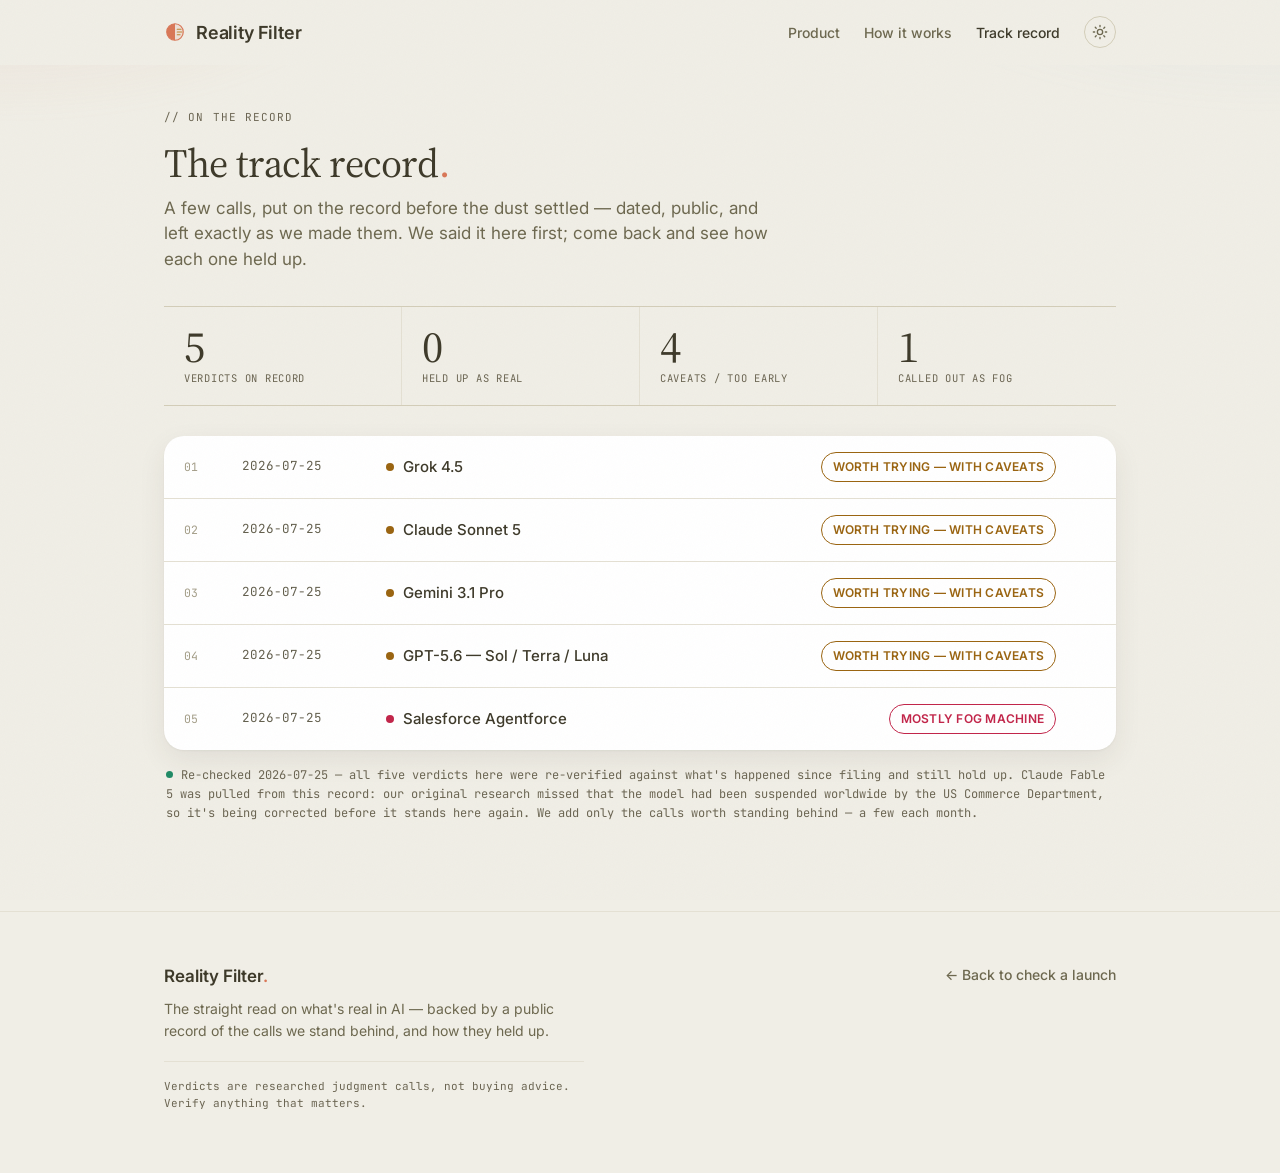
<file: track-record.html>
<!doctype html>
<html lang="en">
<head>
<meta charset="utf-8" />
<meta name="viewport" content="width=device-width, initial-scale=1" />
<title>Track record — Reality Filter</title>
<meta name="description" content="A public record of the calls we've made on AI launches — dated, kept, and left exactly as we said them." />
<link rel="preconnect" href="https://fonts.googleapis.com">
<link rel="preconnect" href="https://fonts.gstatic.com" crossorigin>
<link href="https://fonts.googleapis.com/css2?family=Source+Serif+4:opsz,wght@8..60,400;8..60,500&family=Inter:wght@400;500;600;700&family=JetBrains+Mono:wght@400;700&display=swap" rel="stylesheet">
<script>/* apply saved theme before paint */try{if(localStorage.getItem('rf-theme')==='dark')document.documentElement.classList.add('dark')}catch(e){}</script>
<link rel="icon" type="image/svg+xml" href="data:image/svg+xml,%3Csvg xmlns='http://www.w3.org/2000/svg' viewBox='0 0 48 48'%3E%3Ccircle cx='24' cy='24' r='18' fill='%23d97757' fill-opacity='.12'/%3E%3Cpath d='M24 6 A18 18 0 0 0 24 42 Z' fill='%23d97757'/%3E%3Ccircle cx='24' cy='24' r='18' fill='none' stroke='%23d97757' stroke-width='3'/%3E%3Cg stroke='%23c08532' stroke-width='3' stroke-linecap='round'%3E%3Cline x1='29' y1='18' x2='37' y2='18'/%3E%3Cline x1='29' y1='24' x2='39' y2='24'/%3E%3Cline x1='29' y1='30' x2='35' y2='30'/%3E%3C/g%3E%3C/svg%3E">
<link rel="stylesheet" href="styles.css?v=65">
</head>
<body>

<div class="topbar">
  <div class="wrap">
    <div class="nav-left">
      <a class="brand" href="index.html"><span class="brand-mark" aria-hidden="true"><svg viewBox="0 0 48 48" width="22" height="22"><circle cx="24" cy="24" r="18" fill="#d97757" fill-opacity=".12"/><path d="M24 6 A18 18 0 0 0 24 42 Z" fill="#d97757"/><circle cx="24" cy="24" r="18" fill="none" stroke="#d97757" stroke-width="2.6"/><g stroke="#c08532" stroke-width="2.6" stroke-linecap="round"><line x1="29" y1="18" x2="37" y2="18"/><line x1="29" y1="24" x2="39" y2="24"/><line x1="29" y1="30" x2="35" y2="30"/></g></svg></span> Reality Filter</a>
    </div>
    <nav class="nav-center">
      <a class="toplink" href="index.html">Product</a>
      <a class="toplink" href="about.html">How it works</a>
      <a class="toplink active" href="track-record.html">Track record</a>
          <button class="theme-toggle" type="button" aria-label="Toggle dark mode" data-theme-toggle>
        <svg class="ic-sun" viewBox="0 0 24 24" fill="none" stroke="currentColor" stroke-width="2" stroke-linecap="round"><circle cx="12" cy="12" r="4"></circle><path d="M12 2v2M12 20v2M4.9 4.9l1.4 1.4M17.7 17.7l1.4 1.4M2 12h2M20 12h2M4.9 19.1l1.4-1.4M17.7 6.3l1.4-1.4"></path></svg>
        <svg class="ic-moon" viewBox="0 0 24 24" fill="none" stroke="currentColor" stroke-width="2" stroke-linecap="round" stroke-linejoin="round"><path d="M21 12.8A9 9 0 1 1 11.2 3a7 7 0 0 0 9.8 9.8z"></path></svg>
      </button>
    </nav>
  </div>
</div>

<main id="top">
  <section class="section section-tight tr-hero">
    <div class="wrap">
      <p class="section-eyebrow">// on the record</p>
      <h2 class="tr-title">The track record<span class="tr-dot">.</span></h2>
      <p class="sub">A few calls, put on the record before the dust settled — dated, public, and left exactly as we made them. We said it here first; come back and see how each one held up.</p>
      <div class="tr-stats" id="trStats"></div>
      <div class="ledger" id="ledgerList"></div>
      <p class="ledger-note"><span class="live-dot"></span>Re-checked 2026-07-25 — all five verdicts here were re-verified against what's happened since filing and still hold up. Claude Fable 5 was pulled from this record: our original research missed that the model had been suspended worldwide by the US Commerce Department, so it's being corrected before it stands here again. We add only the calls worth standing behind — a few each month.</p>
    </div>
  </section>
</main>

<footer>
  <div class="wrap fwrap">
    <div>
      <div class="fbrand">Reality Filter</div>
      <p>The straight read on what's real in AI — backed by a public record of the calls we stand behind, and how they held up.</p>
    </div>
    <a class="toplink" href="index.html">← Back to check a launch</a>
  </div>
  <div class="wrap"><p class="disc">Verdicts are researched judgment calls, not buying advice. Verify anything that matters.</p></div>
</footer>

<script src="packets.js?v=10"></script>
<script>
const ledgerEl = document.getElementById('ledgerList');
ledgerEl.innerHTML = LEDGER_ORDER.map((k,i)=>{
  const p = PACKETS[k];
  return `<a class="ledger-row clickable" href="index.html?q=${encodeURIComponent(p.name)}">
    <span class="idx">${String(i+1).padStart(2,'0')}</span>
    <span class="date">${p.date}</span>
    <span class="subj ${p.verdictClass}">${p.name}</span>
    <span class="vd ${p.verdictClass}">${p.verdict}</span>
    <span class="go" aria-hidden="true">→</span>
  </a>`;
}).join('');

// scoreboard — counted up from the packets themselves
const counts = {real:0, fog:0, mixed:0};
LEDGER_ORDER.forEach(k=>{
  const c = PACKETS[k].verdictClass;
  if(c==='v-go') counts.real++;
  else if(c==='v-fog') counts.fog++;
  else counts.mixed++;   // v-watch, v-early — real but with caveats / too early
});
const total = LEDGER_ORDER.length;
document.getElementById('trStats').innerHTML = [
  {n:total, l:'verdicts on record'},
  {n:counts.real, l:'held up as real'},
  {n:counts.mixed, l:'caveats / too early'},
  {n:counts.fog, l:'called out as fog'}
].map((s,i)=>`<div class="tr-stat" style="animation-delay:${.15+i*.09}s"><span class="n" data-n="${s.n}">0</span><span class="l">${s.l}</span></div>`).join('');

// count-up
document.querySelectorAll('.tr-stat .n').forEach(el=>{
  const target = +el.dataset.n, t0 = performance.now(), dur = 900;
  (function tick(t){
    const p = Math.min(1,(t-t0)/dur), e = 1-Math.pow(1-p,3);
    el.textContent = Math.round(target*e);
    if(p<1) requestAnimationFrame(tick);
  })(t0);
});
</script>
<script>
// topbar shadow once the page scrolls
const tb = document.querySelector('.topbar');
addEventListener('scroll', ()=>tb.classList.toggle('scrolled', scrollY>8), {passive:true});
</script>
<script>
// theme toggle
document.querySelector('[data-theme-toggle]').addEventListener('click', ()=>{
  const dark = document.documentElement.classList.toggle('dark');
  try{ localStorage.setItem('rf-theme', dark?'dark':'light'); }catch(e){}
});
</script>
</body>
</html>
</file>
<file: styles.css>
:root{
  /* fonts — Claude's pairing: a book serif for headlines, Inter for body/UI, mono for data */
  --font-serif:"Source Serif 4","Iowan Old Style","Palatino Linotype",Georgia,serif;
  --font-sans:"Inter",system-ui,"Helvetica Neue",Helvetica,Arial,sans-serif;
  --font-mono:"JetBrains Mono","Fira Code",ui-monospace,monospace;
  /* surfaces — warm parchment, closer to paper than a studio-neutral cream */
  --canvas:#f0eee6;
  --canvas-soft:#f6f4ec;
  --surface-card:#ffffff;
  --surface-strong:#e4e0d3;
  /* ink + text — warmed toward brown-black */
  --ink:#3d3929;
  --body:#635f4d;
  --muted:#6d684f;        /* darkened to clear AA (>=4.5:1) at 14-17px on cream/white — 4.83:1 on --canvas, 5.61:1 on white */
  --muted-soft:#a39d87;   /* decorative / large-display only — fails AA at body sizes */
  --label:#6b6552;        /* dark-enough tone for small mono labels (>=4.5:1 on cream/white) */
  --on-primary:#ffffff;
  --on-ink:#f0eee6;
  --on-ink-soft:#cac5b3;
  /* hairlines — kept for internal dividers (packet rows, ledger rows); outer cards use --shadow-card instead */
  --hairline:#e4e0d3;
  --hairline-soft:#ece8dc;
  --hairline-strong:#d3cdb8;
  --field-border:#948e78; /* interactive input/chip borders — clears the 3:1 non-text-contrast minimum */
  /* brand voltage — Claude's terracotta/clay, used scarcely */
  --primary:#d97757;
  --primary-active:#bf5f3f;
  /* soft paper-card depth — replaces hairline-only borders on outer cards (packet, capture, ledger, premium) */
  --shadow-card:0 1px 2px rgba(61,57,41,.05), 0 10px 28px rgba(61,57,41,.08);
  /* AI-timeline pastels — signature palette, scoped to the evidence "investigation stages" */
  --tl-thinking:#dfa88f;  /* peach  */
  --tl-grep:#9fc9a2;      /* mint   */
  --tl-read:#9fbbe0;      /* blue   */
  --tl-edit:#c0a8dd;      /* lavender */
  --tl-done:#c08532;      /* gold   */
  /* semantic */
  --success:#1f8a65;
  --success-on-ink:#7fd8b5;  /* lighter success tone for the ink Premium band */
  --error:#cf2d56;
  /* verdict scale — darkened to read on white/cream cards (>=4.5:1) */
  --v-go:#1a7a5a;
  --v-watch:#9a6410;
  --v-early:#2f62a6;
  --v-fog:#c22449;
  --radius:20px;
  --radius-btn:12px;
  --maxw:1000px;
}
/* ---------- dark mode: warm ink, same terracotta voltage ---------- */
html.dark{
  --canvas:#262521;
  --canvas-soft:#2d2b26;
  --surface-card:#302e29;
  --surface-strong:#3a3831;
  --ink:#f0eee6;
  --body:#c4bfae;
  --muted:#b0ab97;
  --muted-soft:#7c7764;
  --label:#a8a28c;
  --hairline:#3d3a33;
  --hairline-soft:#37342d;
  --hairline-strong:#4a463c;
  --field-border:#6b6552;
  --shadow-card:0 1px 2px rgba(0,0,0,.25), 0 10px 28px rgba(0,0,0,.35);
  --success:#6fcfa4;
  --error:#ff7d9d;
  --v-go:#5fc79b;
  --v-watch:#e0a94e;
  --v-early:#8ab4ec;
  --v-fog:#ff8aa5;
}
html.dark body::after{opacity:.07}
html.dark .topbar{background:rgba(38,37,33,.88)}
html.dark .hero::before{opacity:.5}
html.dark .field input,html.dark .wlform input,html.dark .capform input{background:var(--canvas);color:var(--ink)}
html.dark .field .btn-send.idle{background:var(--surface-strong);color:var(--muted-soft)}
html.dark .premium{background:var(--canvas-soft)}
html.dark .meter-track{background:var(--canvas)}
*{box-sizing:border-box}
html{scroll-behavior:smooth}
/* film grain over everything — gives the parchment a printed-paper texture */
body::after{content:"";position:fixed;inset:0;pointer-events:none;z-index:60;opacity:.05;
  background:url("data:image/svg+xml,%3Csvg xmlns='http://www.w3.org/2000/svg' width='160' height='160'%3E%3Cfilter id='n'%3E%3CfeTurbulence type='fractalNoise' baseFrequency='0.9' numOctaves='2'/%3E%3C/filter%3E%3Crect width='160' height='160' filter='url(%23n)' opacity='0.55'/%3E%3C/svg%3E")}
body{
  margin:0;
  background:var(--canvas);
  color:var(--body);
  font-family:var(--font-sans);
  font-size:16px;
  line-height:1.5;
  -webkit-font-smoothing:antialiased;
}
.wrap{max-width:var(--maxw);margin:0 auto;padding:0 24px}
.mono{font-family:var(--font-mono)}
/* editorial display: book serif at weight 400 — never bold */
.display{font-family:var(--font-serif);font-weight:400;letter-spacing:-.008em}

/* ---------- top bar ---------- */
.topbar{border-bottom:1px solid transparent;position:sticky;top:0;z-index:20;
  background:rgba(240,238,230,.88);backdrop-filter:blur(8px);transition:border-color .25s,box-shadow .25s}
.topbar.scrolled{border-bottom-color:var(--hairline);box-shadow:0 6px 24px rgba(61,57,41,.07)}
/* Nav: wordmark left, everything else (links + Premium pill + theme toggle) grouped
   to the right — the modern brand-left / actions-right balance, not a centered link
   row. The Premium pill is the one CTA; the search bar is still the real "check". */
.topbar .wrap{display:flex;justify-content:space-between;align-items:center;height:64px;gap:14px}
.nav-left{display:flex;align-items:center;min-width:0}
.nav-center{display:flex;gap:24px;align-items:center;white-space:nowrap}
.nav-center .toplink{font-size:14px}
.nav-center .toplink.active{color:var(--ink)}
/* Premium = the single nav CTA: a soft terracotta pill that fills on hover. The
   tinted fill + hairline read as a button in both themes without spending the solid
   accent until hover — replaces the old .shine text-glint that used to sit here. */
.nav-cta{font-family:var(--font-sans);font-weight:600;font-size:13.5px;color:var(--ink);
  text-decoration:none;background:rgba(217,119,87,.12);border:1px solid rgba(217,119,87,.24);
  border-radius:999px;padding:7px 15px;white-space:nowrap;
  transition:background .15s,color .15s,border-color .15s,transform .15s}
.nav-cta:hover{background:var(--primary);border-color:var(--primary);color:#fff;transform:translateY(-1px)}
.brand{display:flex;align-items:center;gap:10px;font-family:var(--font-sans);font-weight:600;
  letter-spacing:-.01em;font-size:18px;color:var(--ink);text-decoration:none}
.brand-mark{display:inline-flex;flex-shrink:0;line-height:0}
.brand-mark svg{display:block}
.brand small{font-family:var(--font-mono);font-weight:400;font-size:11px;color:var(--muted);
  letter-spacing:.04em;text-transform:uppercase}
.topnav{display:flex;align-items:center;gap:18px}
.toplink{font-family:var(--font-sans);font-weight:500;font-size:14px;color:var(--muted);text-decoration:none;position:relative}
.toplink::after{content:"";position:absolute;left:0;right:100%;bottom:-4px;height:1.5px;background:var(--primary);transition:right .22s ease}
.toplink:hover::after{right:0}
.toplink:hover{color:var(--ink)}
/* nav CTA = ink "download-style" button; keeps orange scarce for the true primary action */
.btn-sm{font-family:var(--font-sans);font-weight:500;font-size:14px;text-decoration:none;
  background:var(--ink);color:var(--on-ink);border-radius:var(--radius-btn);padding:9px 16px;white-space:nowrap;transition:.12s}
.btn-sm:hover{background:#38362c}

/* ---------- hero — centered + stacked: pitch above, the search tool directly below ----------
   The search bar is the page's single action, so nothing sits beside it competing for the eye. */
.hero{position:relative;overflow:hidden;padding:84px 0 120px}
/* drifting fog: three soft pastel washes (the site's timeline palette) breathing behind the headline */
.hero::before{content:"";position:absolute;inset:-25% -15%;pointer-events:none;
  background:
    radial-gradient(640px 340px at 16% 18%, rgba(223,168,143,.26), transparent 68%),
    radial-gradient(720px 380px at 84% 12%, rgba(159,187,224,.20), transparent 70%),
    radial-gradient(560px 320px at 58% 96%, rgba(159,201,162,.16), transparent 70%);
  filter:blur(6px);animation:fogdrift 16s ease-in-out infinite alternate}
@keyframes fogdrift{to{transform:translate3d(2.5%,2%,0) scale(1.05)}}
.hero .wrap{position:relative;z-index:1}
/* orchestrated load: eyebrow → headline → lede → console rise in sequence */
.hero .eyebrow{animation:rise .5s .05s cubic-bezier(.2,.7,.2,1) both}
.hero h1.display{animation:rise .55s .16s cubic-bezier(.2,.7,.2,1) both}
.hero .lede{animation:rise .55s .3s cubic-bezier(.2,.7,.2,1) both}
.hero .hero-search{animation:rise .6s .44s cubic-bezier(.2,.7,.2,1) both}
.hero.compact{padding:56px 0 32px}
.hero .wrap{text-align:center}
.hero-copy{max-width:760px;margin:0 auto}
/* the console gets its own breathing room under the headline, capped narrower than the copy */
.hero-search{width:100%;max-width:640px;margin:44px auto 0}
.eyebrow{font-family:var(--font-mono);font-size:11px;letter-spacing:.09em;text-transform:uppercase;
  color:var(--label);margin:0 0 22px;display:flex;gap:12px;align-items:center;flex-wrap:wrap;justify-content:center}
.eyebrow .sep{width:22px;height:1px;background:var(--hairline-strong)}
h1.display{font-weight:400;letter-spacing:-.012em;line-height:1.08;margin:0;
  font-size:clamp(40px,7.4vw,72px);color:var(--ink)}
h1.display.mid{font-size:clamp(32px,4.6vw,50px);line-height:1.1}
h1 .fog-word{background:linear-gradient(100deg,var(--muted) 30%,#b8b199 50%,var(--muted) 70%);background-size:220% 100%;
  -webkit-background-clip:text;background-clip:text;-webkit-text-fill-color:transparent;color:var(--muted);
  animation:shimmer 5.5s ease-in-out infinite}
@keyframes shimmer{0%,100%{background-position:0% 0}50%{background-position:100% 0}}
h1 .real-word{color:var(--primary-active);white-space:nowrap}
.lede{font-family:var(--font-sans);font-size:clamp(16px,1.9vw,19px);color:var(--body);max-width:46ch;margin:22px auto 0;line-height:1.5}

/* ---------- landing: hero CTA row (unused variants kept) ---------- */
.cta-row{margin:30px 0 0;display:flex;gap:14px;flex-wrap:wrap;align-items:center}
a.btn{text-decoration:none}
.btn-line{font-family:var(--font-sans);font-weight:500;font-size:15px;text-decoration:none;
  color:var(--ink);border:1px solid var(--field-border);border-radius:var(--radius-btn);padding:14px 20px;transition:.12s;
  display:inline-flex;align-items:center;gap:8px;background:var(--surface-card)}
.btn-line:hover{border-color:var(--primary)}
.cta-note{margin:16px 2px 0;font-family:var(--font-mono);font-size:11.5px;color:var(--label)}

/* ---------- landing: value trio (unused, kept) ---------- */
.trio{display:grid;grid-template-columns:repeat(3,1fr);gap:16px}
.prop{background:var(--surface-card);border:1px solid var(--hairline);border-radius:var(--radius);padding:24px}
.prop .plabel{font-family:var(--font-mono);font-size:11px;letter-spacing:.08em;text-transform:uppercase;
  color:var(--label);margin:0 0 12px}
.prop h3{font-family:var(--font-sans);font-weight:600;font-size:18px;margin:0 0 8px;color:var(--ink);letter-spacing:0}
.prop p{margin:0;color:var(--muted);font-size:15px;line-height:1.5}

/* ---------- console (the tool) — search sits on the parchment canvas ----------
   width + placement are handled by the centered .hero-search column above. */
.console{position:relative}
.console-label{font-family:var(--font-mono);font-size:11px;letter-spacing:.08em;text-transform:uppercase;
  color:var(--label);margin:0 0 12px}
/* SEARCH BAR — one row: [magnifier · input · worded button].
   This was an LLM composer until 2026-08-03: a tall rounded card with the input on top,
   a footer row of hints, and a round gradient ↑ send button in the corner. Five-second
   testers reported "it just feels like a simple Claude" and could not say what the
   product did — that shape is the 2026 universal signal for "type your prompt here",
   and it lands before a single word is read. The composer-only classes
   (.field-foot / .field-hint / .field-kbd) were deleted with it on purpose.
   Do not restore the tall card or the round arrow button. */
.field{display:flex;flex-direction:row;align-items:center;gap:10px;background:var(--surface-card);
  border:1px solid var(--field-border);border-radius:14px;padding:8px 8px 8px 16px;
  box-shadow:0 12px 34px rgba(61,57,41,.09), 0 2px 6px rgba(61,57,41,.05);
  transition:border-color .12s,box-shadow .12s;cursor:text}
.field:focus-within{border-color:var(--primary);box-shadow:0 0 0 4px rgba(217,119,87,.16), 0 12px 34px rgba(61,57,41,.09)}
.field-icon{flex:0 0 auto;width:19px;height:19px;color:var(--muted-soft)}
.field input{flex:1 1 auto;min-width:0;background:transparent;border:none;
  color:var(--ink);padding:0;font-family:var(--font-sans);font-size:17px}
.field input::placeholder{color:var(--muted-soft)}
.field input:focus{outline:none;box-shadow:none}
.field .btn{flex:0 0 auto;height:46px;border-radius:var(--radius-btn);padding:0 22px}
/* worded button, deliberately not a round arrow — a word is not a chat affordance */
.field .btn-send{width:auto;height:46px;padding:0 20px;border-radius:var(--radius-btn);overflow:hidden;
  background:var(--primary);box-shadow:0 6px 16px rgba(217,119,87,.28)}
.field .btn-send::after{display:none}
.field .btn-send:hover{background:var(--primary-active);box-shadow:0 8px 20px rgba(217,119,87,.36)}
.btn-send:focus-visible{outline:none;box-shadow:0 0 0 4px rgba(217,119,87,.25), 0 6px 16px rgba(217,119,87,.28)}
/* loading: the word steps aside for a spinner, and the button keeps its width so the
   row doesn't jump. Overrides .btn::after, which is otherwise the hover shine sweep. */
.btn-send.is-loading{pointer-events:none}
.btn-send.is-loading .bs-txt{visibility:hidden}
.field .btn-send.is-loading::after{display:block;content:"";width:18px;height:18px;border-radius:9999px;
  position:absolute;top:50%;left:50%;margin:-9px 0 0 -9px;transform:none;
  border:2.4px solid rgba(255,255,255,.35);border-top-color:#fff;animation:spin .7s linear infinite}
/* asleep until there's text. The light values here are hardcoded rather than tokenised,
   so the dark variant needs its own rule — it lives up in the html.dark block near the
   top of this file, and it is doing its job. Don't add a second copy down here. */
.field .btn-send.idle{background:#e8e2d5;box-shadow:none;color:#a39f8c}
/* .field-note is gone as of 2026-08-03 — it sat 10px under the search bar, repeated
   "free" from the lede, and was one of the things making the console read as crammed. */
/* result-area loading strip */
.loading{display:flex;align-items:center;gap:12px;padding:22px 4px;animation:rise .3s ease both}
.spinner{width:18px;height:18px;flex:0 0 auto;border-radius:9999px;
  border:2.4px solid var(--hairline-strong);border-top-color:var(--primary);animation:spin .7s linear infinite}
.load-txt{margin:0;font-family:var(--font-mono);font-size:13px;color:var(--label)}
.load-txt b{color:var(--ink);font-weight:700}
@keyframes spin{to{transform:rotate(360deg)}}

/* ---------- "What you get back" — a REAL filed verdict, shown before any search.
   Exists because five-second testers only ever saw an empty input and read the page as
   a chatbot; nothing showed that the output is a dated report card with named sources.
   Rendered from LEDGER_ORDER[0] in index.html.
   It sits in the RESULT zone, not inside the console. It spent one iteration directly
   under the search bar and the user's call was that the hero had become a stack of eight
   things and felt cramped — so it moved down here, where the reader's own verdict will
   appear, and the hero's original padding and margins were restored. ---------- */
/* same 860px measure as #result below it — they occupy the same slot, one before the
   search and one after, so they must line up exactly */
/* The chip rows sit back inside .console, but NOT back at their old 14px. They were
   crammed 10–14px under the search bar while the hero above breathed at 22/22/44px, and
   that mismatch is what the user twice called "stuck". 34px under the bar, 14px between
   the two rows so they still group as one list. Don't take these back down. */
.console .chips{margin:34px 2px 0}
.console .chips + .chips{margin-top:14px}
/* 1.15s: last in, because it is last down the page. With six chips the row now runs to
   1.03s and each rise takes .45s, so the last chip lands at 1.48s; this lands at 1.60s.
   Anything earlier finishes before the row above it and the eye reads bottom-to-top. */
.preview{margin:44px 0 0;
  animation:rise .45s cubic-bezier(.2,.7,.2,1) both;animation-delay:1.15s}
.pv-lbl{font-family:var(--font-mono);font-size:11px;letter-spacing:.08em;text-transform:uppercase;
  color:var(--label);margin:0 0 10px}
.pv-card{display:flex;flex-direction:column;align-items:stretch;gap:8px;width:100%;text-align:left;
  font:inherit;background:var(--surface-card);border:none;border-radius:14px;padding:16px 18px;
  cursor:pointer;box-shadow:var(--shadow-card);transition:transform .12s,box-shadow .12s}
.pv-card:hover{transform:translateY(-2px);box-shadow:0 16px 40px rgba(61,57,41,.13)}
.pv-card:focus-visible{outline:none;box-shadow:0 0 0 3px rgba(217,119,87,.35), var(--shadow-card)}
.pv-head{display:flex;align-items:baseline;gap:10px;flex-wrap:wrap}
.pv-name{font-family:var(--font-serif);font-size:19px;color:var(--ink)}
.pv-date{font-family:var(--font-mono);font-size:11px;color:var(--label)}
.pv-verdict{font-family:var(--font-mono);font-size:12px;font-weight:700;letter-spacing:.03em}
.pv-why{font-family:var(--font-sans);font-size:14px;line-height:1.5;color:var(--body);
  display:-webkit-box;-webkit-line-clamp:2;line-clamp:2;-webkit-box-orient:vertical;overflow:hidden}
.pv-go{font-family:var(--font-mono);font-size:11.5px;color:var(--label)}
.pv-card:hover .pv-go{color:var(--primary-active)}
/* primary CTA = Claude terracotta; a light sweep crosses it on hover */
.btn{font-family:var(--font-sans);font-weight:600;font-size:15px;letter-spacing:0;cursor:pointer;position:relative;overflow:hidden;
  background:var(--primary);color:var(--on-primary);border:none;border-radius:var(--radius-btn);padding:0 22px;
  box-shadow:0 6px 16px rgba(217,119,87,.28);
  display:inline-flex;align-items:center;justify-content:center;gap:8px;transition:background .12s,transform .12s,box-shadow .12s}
.btn::after{content:"";position:absolute;top:0;bottom:0;left:-70%;width:45%;transform:skewX(-22deg);
  background:linear-gradient(90deg,transparent,rgba(255,255,255,.35),transparent);transition:left .45s ease}
.btn:hover::after{left:125%}
.btn:hover{background:var(--primary-active);transform:translateY(-1px);box-shadow:0 10px 22px rgba(217,119,87,.34)}
.btn:active{transform:translateY(0)}
.chips{margin:14px 2px 0;display:flex;gap:8px;flex-wrap:wrap;align-items:center;justify-content:flex-start}
.chips .chips-lbl,.chips .chip{animation:rise .45s cubic-bezier(.2,.7,.2,1) both}
/* Stagger by TYPE, not by position. The label is a <span> and the chips are <button>s,
   so the label no longer eats a slot. The old `>*:nth-child(1..6)` exactly covered a
   label plus five chips; the moment a row had six, the last chip fell through to the
   default 0s and popped in ahead of the whole cascade. Runs to eight so adding a chip
   doesn't quietly reintroduce that. */
.chips .chips-lbl{animation-delay:.55s}
.chips .chip:nth-of-type(1){animation-delay:.63s}
.chips .chip:nth-of-type(2){animation-delay:.71s}
.chips .chip:nth-of-type(3){animation-delay:.79s}
.chips .chip:nth-of-type(4){animation-delay:.87s}
.chips .chip:nth-of-type(5){animation-delay:.95s}
.chips .chip:nth-of-type(6){animation-delay:1.03s}
.chips .chip:nth-of-type(7){animation-delay:1.11s}
.chips .chip:nth-of-type(8){animation-delay:1.19s}
.chips .chips-lbl{font-family:var(--font-mono);font-size:11px;color:var(--label);
  letter-spacing:.04em;margin-right:2px}
/* These have to read as CONTROLS, not as a list of what we cover. A five-second tester
   reported "the row of model names reads as a list of what you have covered, not as
   buttons I can press… they are currently doing the job of a footer." A hairline pill
   flat on the canvas is a tag; a resting shadow lifts it into something pressable. */
.chip{font-family:var(--font-sans);font-weight:500;font-size:14px;color:var(--body);background:var(--surface-card);
  border:1px solid var(--field-border);border-radius:9999px;padding:8px 16px;cursor:pointer;transition:.12s;
  box-shadow:0 1px 2px rgba(61,57,41,.05), 0 3px 8px rgba(61,57,41,.05)}
.chip:hover{border-color:var(--primary);color:var(--ink);transform:translateY(-1px);box-shadow:0 5px 14px rgba(61,57,41,.1)}
.reassure{margin:14px 2px 0;font-family:var(--font-mono);font-size:11px;color:var(--label)}

/* ---------- result region — left-aligned reading surface below the hero,
   width-capped so evidence lines stay a comfortable measure ---------- */
#result{scroll-margin-top:80px;max-width:860px;margin:0 auto;text-align:left}
.result-inner{margin:48px 0 0}

/* evidence packet = case-file ticket: verdict-tinted edge, perforated head, paper depth */
.packet{background:var(--surface-card);color:var(--ink);border-radius:var(--radius);
  overflow:hidden;box-shadow:var(--shadow-card);position:relative;
  animation:rise .45s cubic-bezier(.2,.7,.2,1) both}
.packet::before{content:"";position:absolute;top:0;left:0;right:0;height:5px}
.packet.v-go::before{background:linear-gradient(90deg,var(--v-go),color-mix(in srgb,var(--v-go) 25%,transparent))}
.packet.v-watch::before{background:linear-gradient(90deg,var(--v-watch),color-mix(in srgb,var(--v-watch) 25%,transparent))}
.packet.v-early::before{background:linear-gradient(90deg,var(--v-early),color-mix(in srgb,var(--v-early) 25%,transparent))}
.packet.v-fog::before{background:linear-gradient(90deg,var(--v-fog),color-mix(in srgb,var(--v-fog) 25%,transparent))}
.packet.v-go .packet-head{background:color-mix(in srgb,var(--v-go) 4.5%,transparent)}
.packet.v-watch .packet-head{background:color-mix(in srgb,var(--v-watch) 4.5%,transparent)}
.packet.v-early .packet-head{background:color-mix(in srgb,var(--v-early) 4.5%,transparent)}
.packet.v-fog .packet-head{background:color-mix(in srgb,var(--v-fog) 4.5%,transparent)}
@keyframes rise{from{opacity:0;transform:translateY(16px)}to{opacity:1;transform:none}}
.packet-head{padding:26px 26px 20px;border-bottom:1px dashed var(--hairline-strong);position:relative;
  display:flex;justify-content:space-between;gap:18px;flex-wrap:wrap}
/* ticket punch-holes on the perforation line */
.packet-head::before,.packet-head::after{content:"";position:absolute;bottom:-8px;width:16px;height:16px;
  border-radius:50%;background:var(--canvas);box-shadow:inset 0 1px 2px rgba(61,57,41,.12)}
.packet-head::before{left:-8px}
.packet-head::after{right:-8px}
.packet-file{font-family:var(--font-mono);font-size:11px;letter-spacing:.08em;text-transform:uppercase;
  color:var(--label);margin:0 0 8px}
.packet-name{font-family:var(--font-serif);font-weight:400;font-size:clamp(24px,4vw,34px);
  letter-spacing:-.008em;line-height:1.15;margin:0;color:var(--ink)}
.packet-by{font-family:var(--font-sans);color:var(--muted);font-size:15px;margin:8px 0 0}

/* verdict stamp — rubber-stamp badge: dashed inner ring, inked tilt on arrival */
.stamp{align-self:flex-start;border:1.5px solid currentColor;border-radius:var(--radius-btn);
  padding:10px 16px;text-align:left;max-width:230px;position:relative;
  background:color-mix(in srgb,currentColor 5%,transparent);
  animation:stampIn .42s .5s cubic-bezier(.2,.7,.2,1) both}
.stamp::after{content:"";position:absolute;inset:3.5px;border:1px dashed currentColor;border-radius:8px;opacity:.45;pointer-events:none}
@keyframes stampIn{from{opacity:0;transform:scale(1.45) rotate(6deg)}60%{opacity:1;transform:scale(.97) rotate(-2.5deg)}to{opacity:1;transform:rotate(-2deg)}}
.stamp .st-lbl{font-family:var(--font-mono);font-size:9.5px;letter-spacing:.14em;display:block;
  color:var(--label);margin-bottom:3px}
.stamp .st-verdict{font-family:var(--font-sans);font-weight:600;font-size:15px;letter-spacing:-.01em;
  line-height:1.1;text-transform:uppercase;display:block}
.v-go{color:var(--v-go)}.v-watch{color:var(--v-watch)}.v-early{color:var(--v-early)}.v-fog{color:var(--v-fog)}
/* the verdict class on the packet itself is only for the tinted edge/head — text stays ink */
article.packet{color:var(--ink)}

.packet-body{padding:8px 26px 24px}
/* the three decision rows file in one by one, then the evidence toggle */
.packet-body>.row{animation:rise .45s cubic-bezier(.2,.7,.2,1) both}
.packet-body>.row:nth-child(1){animation-delay:.1s}
.packet-body>.row:nth-child(2){animation-delay:.18s}
.packet-body>.row:nth-child(3){animation-delay:.26s}
.packet-body>.evidence{animation:rise .45s cubic-bezier(.2,.7,.2,1) both;animation-delay:.34s}
/* The evidence rows deliberately carry NO entrance animation. They start inside a
   closed <details>, so the browser render-blocks that subtree: a `rise` animation
   declared here is created but never advances, and because `rise` fills from
   opacity:0 the rows stay INVISIBLE after the user opens the panel — an empty
   ~750px gap. Verified in-browser. They're revealed by a click, not by the initial
   render, so a stagger buys nothing here anyway. Don't add one back. */
.row{padding:18px 12px;margin:0 -12px;border-bottom:1px solid var(--hairline);border-radius:10px;transition:background .15s}
.packet-body .row:hover{background:var(--canvas-soft)}
.row:last-child{border-bottom:none}
/* r-next is followed by the evidence <details>, which brings its own top hairline */
.packet-body>.row.r-next{border-bottom:none}
.row .k{font-family:var(--font-mono);font-size:11px;letter-spacing:.08em;text-transform:uppercase;
  color:var(--body);margin:0 0 6px;display:flex;align-items:center;gap:8px}
.row .k::before{content:"";width:7px;height:7px;border-radius:9999px;background:var(--hairline-strong)}
/* AI-timeline pastel "stages", keyed to SEMANTIC classes rather than :nth-child.
   renderPacket() now splits rows across a visible decision zone and a collapsed
   evidence panel, so positional selectors would silently retarget the wrong rows
   (and could override .found/.miss). Add a class, not an index, for new rows. */
.row.r-claim .k::before,
.row.r-stakes .k::before{background:var(--tl-thinking)}
.row.r-experts .k::before{background:var(--tl-read)}
.row.r-pricing .k::before{background:var(--tl-edit)}
.row.r-hype .k::before{background:var(--tl-grep)}
.row.r-next .k::before{background:var(--tl-done)}
.row.miss .k::before{background:var(--error)}
.row.found .k::before{background:var(--success)}
.row .v{margin:0;font-size:16px;line-height:1.55;color:var(--ink);font-family:var(--font-sans)}
.row .v b{color:var(--ink)}

/* fog meter */
.meter{margin:8px 0 0}
.meter-track{height:12px;border-radius:9999px;background:var(--surface-strong);overflow:hidden;position:relative;
  border:1px solid var(--hairline-strong)}
/* quarter ticks over the track */
.meter-track::after{content:"";position:absolute;inset:0;pointer-events:none;
  background:repeating-linear-gradient(90deg,transparent 0 calc(25% - 1px),rgba(61,57,41,.15) calc(25% - 1px) 25%)}
.meter-fill{height:100%;border-radius:9999px;transform-origin:left;
  box-shadow:0 0 10px color-mix(in srgb,currentColor 45%,transparent);
  animation:fillGrow 1s .62s cubic-bezier(.2,.7,.2,1) both;background:
  repeating-linear-gradient(45deg,currentColor,currentColor 7px,rgba(255,255,255,.34) 7px,rgba(255,255,255,.34) 12px)}
@keyframes fillGrow{from{transform:scaleX(0)}}
.meter-cap{font-family:var(--font-mono);font-size:12px;margin:8px 0 0;color:var(--body);
  display:flex;justify-content:space-between;gap:12px}
.meter-cap b{color:var(--ink);text-transform:uppercase;letter-spacing:.04em}

/* "What you should do" — one card per audience, so a reader scans for their own
   row instead of unpacking three recommendations out of a single paragraph. */
.nextstep{list-style:none;margin:4px 0 0;padding:0;display:grid;gap:8px}
.ns-item{background:var(--canvas-soft);border:1px solid var(--hairline);border-radius:var(--radius-btn);
  padding:13px 16px;display:grid;gap:4px;position:relative}
.ns-who{font-family:var(--font-mono);font-size:10.5px;letter-spacing:.07em;text-transform:uppercase;
  color:var(--label);font-weight:700}
.ns-what{font-family:var(--font-sans);font-size:15.5px;line-height:1.5;color:var(--ink)}
.ns-what b{color:var(--ink)}

/* evidence panel — closed on open so the verdict lands first; the summary names
   what's inside so the proof still reads as present, not withheld */
.evidence{border-top:1px solid var(--hairline-strong);margin-top:2px}
.evidence>summary{list-style:none;cursor:pointer;margin:0 -12px;padding:15px 12px;border-radius:10px;
  display:flex;flex-wrap:wrap;align-items:baseline;gap:3px 12px;transition:background .15s}
.evidence>summary::-webkit-details-marker{display:none}
.evidence>summary:hover{background:var(--canvas-soft)}
.evidence>summary:focus-visible{outline:2px solid var(--primary);outline-offset:-2px}
.ev-toggle{font-family:var(--font-mono);font-size:12px;font-weight:700;letter-spacing:.02em;color:var(--ink);
  display:inline-flex;align-items:center;gap:8px}
.ev-toggle::before{content:"";width:7px;height:7px;border-radius:9999px;background:var(--tl-read);flex:none}
.ev-toggle::after{content:"▾";font-size:11px;color:var(--label)}
.evidence[open]>summary .ev-toggle::after{content:"▴"}
.evidence[open]>summary .ev-open{display:none}
.evidence:not([open])>summary .ev-close{display:none}
.ev-meta{font-family:var(--font-mono);font-size:10.5px;letter-spacing:.06em;text-transform:uppercase;color:var(--label)}
.ev-body>.row:first-child{padding-top:4px}


/* email capture (no match) — white feature card */
.capture{background:var(--surface-card);color:var(--ink);border-radius:var(--radius);
  padding:28px 26px;box-shadow:var(--shadow-card);
  animation:rise .45s cubic-bezier(.2,.7,.2,1) both}
.capture .cap-file{font-family:var(--font-mono);font-size:11px;letter-spacing:.08em;text-transform:uppercase;
  color:var(--label);margin:0 0 10px}
.capture h3{font-family:var(--font-serif);font-weight:400;font-size:26px;letter-spacing:-.008em;margin:0 0 8px;color:var(--ink)}
.capture .cap-sub{margin:0 0 18px;color:var(--body);font-size:16px;max-width:60ch;font-family:var(--font-sans)}
.capture .cap-sub b{color:var(--ink)}
.capform{display:flex;gap:10px;flex-wrap:wrap}
.capform input{flex:1 1 260px;min-width:0;background:var(--surface-card);border:1px solid var(--field-border);color:var(--ink);
  border-radius:var(--radius-btn);padding:14px 16px;font-family:var(--font-sans);font-size:16px}
.capform input:focus{outline:none;border-color:var(--primary);box-shadow:0 0 0 3px rgba(217,119,87,.18)}
.capform .btn{color:var(--on-primary)}
.cap-note{font-family:var(--font-mono);font-size:11px;color:var(--label);margin:12px 2px 0}
.cap-done{font-family:var(--font-sans);font-weight:500;font-size:16px;color:var(--success);margin:14px 0 0;display:none}
.cap-done.show{display:block}
/* sample verdict shown on a miss, so the reader can judge the work before being
   asked for an email. It's a card inside a card, so drop the outer float and use a
   hairline instead — two stacked shadows read as two separate answers, and this is
   one. Its own rise animation is cancelled: the .capture around it already rises. */
.cap-demo{margin:0 0 24px}
.cap-demo .packet{box-shadow:none;border:1px solid var(--hairline);animation:none}
.cap-ask{border-top:1px solid var(--hairline-strong);padding-top:22px}
.cap-asklead{font-family:var(--font-serif);font-weight:400;font-size:21px;letter-spacing:-.008em;
  color:var(--ink);margin:0 0 6px}
.cap-asklead b{font-weight:400;color:var(--ink)}
.cap-tries{margin-top:22px;padding-top:18px;border-top:1px solid var(--hairline)}
.cap-trylead{font-family:var(--font-mono);font-size:11px;letter-spacing:.08em;text-transform:uppercase;
  color:var(--label);margin:0 0 10px}

/* ---------- landing: premium panel — ink-inverted "featured" band ---------- */
/* slim horizontal band (newsletter pattern): pitch on the left, email form on the right.
   Full-width but short, so it reads as a secondary ask — never as a second hero,
   and never mistakable for the search console above it. */
.premium{background:linear-gradient(115deg,#fbfaf6 0%,var(--canvas) 55%,#f3e7de 100%);border:1px solid var(--hairline-strong);border-radius:var(--radius);padding:46px 50px;
  box-shadow:var(--shadow-card), inset 0 1px 0 rgba(255,255,255,.7);
  position:relative;overflow:hidden;display:flex;align-items:flex-start;justify-content:space-between;
  gap:32px 60px;flex-wrap:wrap}
/* slow-turning dashed “radar” seals — quiet graphic signature for the watching service */
.premium::after{content:"";position:absolute;right:-70px;top:50%;margin-top:-115px;width:230px;height:230px;
  border:1.5px dashed rgba(217,119,87,.4);border-radius:50%;pointer-events:none;animation:spinSlow 46s linear infinite}
.premium::before{content:"";position:absolute;right:-32px;top:50%;margin-top:-77px;width:154px;height:154px;
  border:1px dashed rgba(217,119,87,.25);border-radius:50%;pointer-events:none;animation:spinSlow 30s linear infinite reverse}
@keyframes spinSlow{to{transform:rotate(360deg)}}
.premium .p-left{position:relative;z-index:1}
.premium .waitlist{z-index:1}
.premium .p-left{flex:1 1 360px;min-width:0;max-width:60ch}
.premium .p-badge{font-family:var(--font-mono);font-size:9px;letter-spacing:.08em;text-transform:uppercase;
  color:var(--primary);border:1px solid rgba(217,119,87,.55);border-radius:9999px;padding:3px 10px 3px 8px;display:inline-flex;align-items:center;gap:6px;margin:0 0 10px;background:rgba(255,255,255,.6)}
.premium .p-badge::before{content:"";width:6px;height:6px;border-radius:9999px;background:var(--primary);animation:pulse 2.2s ease-in-out infinite}
@keyframes pulse{0%,100%{box-shadow:0 0 0 0 rgba(217,119,87,.45)}55%{box-shadow:0 0 0 5px rgba(217,119,87,0)}}
/* .p-title (0,2,0) outranks the generic .section h2 (0,1,1) — no !important needed */
.premium .p-title{font-family:var(--font-serif);font-weight:400;font-size:clamp(23px,2.8vw,30px);letter-spacing:-.008em;
  margin:0 0 12px;color:var(--ink);line-height:1.22}
.premium .p-body{color:var(--body);font-size:15px;margin:0;line-height:1.55;font-family:var(--font-sans)}
.premium .p-body b{color:var(--ink)}
/* what-you-get list — three scannable payoff lines so the pitch never crams into one
   dense block; terracotta arrow marker, bold lead-in carries each benefit */
.premium .p-list{list-style:none;margin:22px 0 0;padding:0;display:flex;flex-direction:column;gap:14px}
.premium .p-list li{position:relative;padding-left:24px;font-family:var(--font-sans);
  font-size:14.5px;line-height:1.6;color:var(--body)}
.premium .p-list li::before{content:"→";position:absolute;left:0;top:0;color:var(--primary);font-weight:700}
.premium .p-list b{color:var(--ink);font-weight:600}

/* waitlist — deliberately smaller field + a label, so it never reads as the search bar */
.waitlist{flex:1 1 280px;max-width:360px;margin:0;position:relative}
.waitlist .wl-lbl{font-family:var(--font-mono);font-size:10px;color:var(--label);margin:0 0 6px;line-height:1.3}
.wlform{display:flex;gap:6px;flex-wrap:wrap}
.wlform input{flex:1 1 200px;min-width:0;background:#ffffff;border:1px solid var(--field-border);color:var(--ink);
  border-radius:var(--radius-btn);padding:12px 14px;font-family:var(--font-sans);font-size:14px;
  box-shadow:0 6px 18px rgba(61,57,41,.07);transition:border-color .12s,box-shadow .12s}
.wlform input::placeholder{color:var(--muted-soft)}
.wlform input:focus{outline:none;border-color:var(--primary);box-shadow:0 0 0 3px rgba(217,119,87,.32)}
.wl-done{font-family:var(--font-sans);font-weight:500;font-size:16px;color:var(--success);margin:14px 0 0;display:none}
.wl-done.show{display:block}

/* ---------- sections ---------- */
.section{padding:64px 0}
/* extra top room before Premium so it never crowds the search/result area above it,
   regardless of whether a result card is currently showing */
.section-premium{padding-top:96px}
/* pages that open directly on content (track record) sit closer to the top bar */
.section-tight{padding-top:44px}
.section-eyebrow{font-family:var(--font-mono);font-size:11px;letter-spacing:.1em;text-transform:uppercase;
  color:var(--label);margin:0 0 14px}
.section h2{font-family:var(--font-serif);font-weight:400;font-size:clamp(28px,4.2vw,40px);letter-spacing:-.01em;
  margin:0 0 10px;color:var(--ink);line-height:1.15}
.section .sub{color:var(--muted);max-width:56ch;margin:0 0 26px;font-size:17px;font-family:var(--font-sans)}

/* ---------- track record page ---------- */
.tr-hero{position:relative;overflow:hidden}
.tr-hero::before{content:"";position:absolute;inset:-30% -15% auto;height:130%;pointer-events:none;
  background:
    radial-gradient(620px 320px at 12% 8%, rgba(223,168,143,.22), transparent 68%),
    radial-gradient(700px 360px at 88% 4%, rgba(159,187,224,.17), transparent 70%);
  filter:blur(6px);animation:fogdrift 18s ease-in-out infinite alternate}
.tr-hero .wrap{position:relative;z-index:1}
.tr-hero .section-eyebrow{animation:rise .5s .05s cubic-bezier(.2,.7,.2,1) both}
.tr-title{animation:rise .55s .14s cubic-bezier(.2,.7,.2,1) both}
.tr-hero .sub{animation:rise .55s .26s cubic-bezier(.2,.7,.2,1) both}
.tr-dot{color:var(--primary)}
/* scoreboard — big serif counters over hairline rules */
.tr-stats{display:grid;grid-template-columns:repeat(4,1fr);gap:0;margin:34px 0 30px;
  border-top:1px solid var(--hairline-strong);border-bottom:1px solid var(--hairline-strong)}
.tr-stat{display:flex;flex-direction:column;gap:2px;padding:18px 20px;border-right:1px solid var(--hairline);
  animation:rise .5s cubic-bezier(.2,.7,.2,1) both}
.tr-stat:last-child{border-right:none}
.tr-stat .n{font-family:var(--font-serif);font-size:44px;line-height:1;color:var(--ink);font-variant-numeric:tabular-nums}
.tr-stat .l{font-family:var(--font-mono);font-size:10.5px;letter-spacing:.07em;text-transform:uppercase;color:var(--label)}
/* ledger upgrades: file number, hover arrow */
.ledger-row{display:grid;grid-template-columns:44px 130px 1fr auto 26px;gap:14px;align-items:center;
  padding:16px 20px;border-bottom:1px solid var(--hairline);font-family:var(--font-mono);font-size:14px;
  text-decoration:none;color:inherit;position:relative}
.ledger-row .idx{font-family:var(--font-mono);font-size:11.5px;color:var(--muted-soft);letter-spacing:.04em}
.ledger-row .go{font-family:var(--font-sans);color:var(--primary);opacity:0;transform:translateX(-6px);
  transition:opacity .16s,transform .16s;font-size:16px;text-align:right}
.ledger-row.clickable:hover .go{opacity:1;transform:none}
.ledger-row.clickable:hover .subj{color:var(--primary-active)}
.live-dot{display:inline-block;width:7px;height:7px;border-radius:9999px;background:var(--success,#7d9b76);
  margin-right:8px;vertical-align:1px;animation:pulse 2.2s ease-in-out infinite}
.ledger{box-shadow:var(--shadow-card);border-radius:var(--radius);overflow:hidden;background:var(--surface-card)}
.ledger-row{animation:rise .45s cubic-bezier(.2,.7,.2,1) both}
.ledger-row:nth-child(2){animation-delay:.08s}
.ledger-row:nth-child(3){animation-delay:.16s}
.ledger-row:nth-child(4){animation-delay:.24s}
.ledger-row:nth-child(5){animation-delay:.32s}
.ledger-row:nth-child(6){animation-delay:.4s}
.ledger-row:nth-child(7){animation-delay:.48s}
.ledger-row:last-child{border-bottom:none}
.ledger-row .date{color:var(--body);font-size:12.5px}
.ledger-row .subj{color:var(--ink);font-size:15px;font-family:var(--font-sans);font-weight:500;display:flex;align-items:center;gap:9px;transition:color .15s}
/* verdict-colored dot in front of every launch name */
.ledger-row .subj::before{content:"";width:8px;height:8px;border-radius:9999px;background:currentColor;flex:0 0 auto}
.ledger-row .subj.v-go::before{background:var(--v-go)}
.ledger-row .subj.v-watch::before{background:var(--v-watch)}
.ledger-row .subj.v-early::before{background:var(--v-early)}
.ledger-row .subj.v-fog::before{background:var(--v-fog)}
.ledger-row .vd{font-weight:600;font-size:12px;letter-spacing:.02em;text-transform:uppercase;
  white-space:nowrap;padding:5px 11px;border-radius:9999px;border:1px solid currentColor;font-family:var(--font-sans)}
.ledger-note{font-family:var(--font-mono);font-size:12px;color:var(--label);margin:16px 2px 0;line-height:1.6}
.ledger-row.clickable{cursor:pointer;transition:background .12s,transform .12s;position:relative}
.ledger-row.clickable::before{content:"";position:absolute;left:0;top:0;bottom:0;width:3px;background:var(--primary);
  transform:scaleY(0);transition:transform .18s;transform-origin:center}
.ledger-row.clickable:hover::before{transform:scaleY(1)}
.ledger-row.clickable:hover{background:var(--canvas-soft);transform:translateX(4px)}
/* bottom of the record: hand the reader back to the console */
.tr-back{margin:40px auto 0;text-align:center;animation:rise .5s .5s cubic-bezier(.2,.7,.2,1) both}
.tr-back .tb-lbl{font-family:var(--font-mono);font-size:11px;letter-spacing:.08em;text-transform:uppercase;color:var(--label);margin:0 0 12px}
.tr-back .btn{padding:14px 26px;text-decoration:none;font-size:15px}

/* what you get (unused, kept) */
.grid{display:grid;grid-template-columns:repeat(2,1fr);gap:16px}
.cell{background:var(--surface-card);border:1px solid var(--hairline);border-radius:var(--radius);padding:22px}
.cell .n{font-family:var(--font-mono);font-size:12px;color:var(--label);letter-spacing:.06em}
.cell h4{font-family:var(--font-sans);font-weight:600;font-size:17px;margin:10px 0 6px;color:var(--ink)}
.cell p{margin:0;font-size:15px;color:var(--muted);line-height:1.5;font-family:var(--font-sans)}

/* how it works strip (unused, kept) */
.steps{display:grid;grid-template-columns:repeat(3,1fr);gap:16px}
.step{background:var(--surface-card);border:1px solid var(--hairline);border-radius:var(--radius);padding:22px}
.step .sn{font-family:var(--font-mono);font-weight:400;font-size:28px;color:var(--muted-soft);line-height:1}
.step h4{font-family:var(--font-sans);font-weight:600;font-size:17px;margin:12px 0 6px;color:var(--ink)}
.step p{margin:0;color:var(--muted);font-size:15px;line-height:1.5;font-family:var(--font-sans)}

/* ---------- footer — light cream, hairline top ---------- */
footer{background:var(--canvas);border-top:1px solid var(--hairline);padding:52px 0 60px;margin-top:24px;position:relative;overflow:hidden}
footer .fwrap{display:flex;justify-content:space-between;gap:20px;flex-wrap:wrap;align-items:flex-start}
footer .fbrand{font-family:var(--font-sans);font-weight:600;font-size:17px;color:var(--ink)}
footer p{font-family:var(--font-sans);font-size:14px;color:var(--muted);line-height:1.6;margin:8px 0 0;max-width:46ch}
footer .toplink{color:var(--muted)}
footer .toplink:hover{color:var(--ink)}
/* the only link in the disclaimer — stays --label like the text around it, so the
   privacy note reads as fine print rather than a CTA competing with the footer links */
.disc a{color:var(--label);text-decoration:underline;text-underline-offset:2px}
.disc a:hover{color:var(--ink)}
/* 60ch, overriding footer p's 46ch: ch scales with font-size, so at 11px mono the
   inherited cap is only ~304px and the disclaimer + Formspree disclosure wrapped to
   four cramped lines. 60ch lands near the brand blurb's width above it. */
.disc{font-family:var(--font-mono);font-size:11px;color:var(--label);margin-top:18px;
  max-width:60ch;border-top:1px solid var(--hairline);padding-top:16px}

/* theme toggle — last item in the nav */
.theme-toggle{background:none;border:1px solid var(--hairline-strong);border-radius:9999px;cursor:pointer;
  width:32px;height:32px;display:inline-flex;align-items:center;justify-content:center;color:var(--muted);
  transition:color .15s,border-color .15s,transform .15s;padding:0}
.theme-toggle:hover{color:var(--ink);border-color:var(--field-border);transform:rotate(-12deg)}
.theme-toggle svg{width:16px;height:16px}
.theme-toggle .ic-moon{display:none}
html.dark .theme-toggle .ic-moon{display:block}
html.dark .theme-toggle .ic-sun{display:none}

/* shared by all forms — injected by showFormError() in forms.js, and only
   ever on a real send failure, never when FORMSPREE_ID is unset */
.form-err{font-family:var(--font-sans);font-size:13.5px;color:var(--error);margin:8px 0 0}

/* ---------- large desktop: use the space instead of leaving wide empty margins ---------- */
@media(min-width:1440px){
  :root{--maxw:1200px}
  body{font-size:17px}
  .hero{padding:104px 0 72px}
  .hero-copy{max-width:860px}
  h1.display{font-size:clamp(56px,4.6vw,84px)}
  .lede{font-size:20px;max-width:52ch}
  .hero-search{max-width:720px;margin-top:52px}
  .field input{font-size:18px}
  .field{padding:9px 9px 9px 18px}
  .field .btn-send{height:48px;padding:0 24px}
  .chip{font-size:14px;padding:7px 16px}
  #result{max-width:960px}
  .packet-body{padding:8px 32px 28px}
  .packet-head{padding:28px 32px 22px}
  .row .v{font-size:17px}
  .premium{padding:56px 60px}
  .premium .p-title{font-size:32px}
  .premium .p-body{font-size:16px}
  .waitlist{max-width:420px}
  .section{padding:80px 0}
  .ledger-row{padding:18px 26px}
}

/* premium band reveals as you scroll to it */
.premium{opacity:0;transform:translateY(22px);transition:opacity .6s cubic-bezier(.2,.7,.2,1),transform .6s cubic-bezier(.2,.7,.2,1)}
.premium.in-view{opacity:1;transform:none}
.wlform .btn svg{width:16px;height:16px;flex:0 0 auto}
.wlform .btn:hover svg{animation:bellring .5s ease}
@keyframes bellring{0%,100%{transform:rotate(0)}25%{transform:rotate(-14deg)}55%{transform:rotate(11deg)}80%{transform:rotate(-6deg)}}
.wl-done{animation:rise .4s cubic-bezier(.2,.7,.2,1) both}
/* footer brand: terracotta full-stop + hover glow on link */
.fbrand::after{content:".";color:var(--primary)}

@media(max-width:720px){
  body{font-size:16px}
  /* mobile nav: stack centered — brand on top, the three links centered below it.
     Drop the desktop 3-column grid back to a centered flex column so the links stay
     in the middle (matching the desktop centering) and never overflow off-screen. */
  .topbar .wrap{display:flex;flex-direction:column;height:auto;min-height:64px;
    gap:8px;padding-top:12px;padding-bottom:12px}
  .nav-left{justify-content:center}
  .nav-center{gap:18px;flex-wrap:wrap;justify-content:center}
  .brand{white-space:nowrap}
  .hero{padding:52px 0 36px}
  /* the search bar stays a single inline row on phones — icon + input + worded button.
     The input just flexes; the button stays inline (overriding the full-width .btn below).
     "Check it" is short enough to survive 320px next to a flexing input. */
  .field input{flex:1 1 auto;font-size:16px}
  .field{padding:7px 7px 7px 13px;border-radius:13px;gap:8px}
  .field .btn{width:auto;height:44px;padding:0 16px}
  .field .btn-send{width:auto;height:42px;padding:0 15px;font-size:14px}
  .pv-card{padding:14px 15px}
  .pv-name{font-size:17px}
  .pv-why{font-size:13.5px}
  /* the OTHER buttons (capture / waitlist) still go full-width when they wrap onto
     their own flex line — real vertical padding keeps them from collapsing to ~20px. */
  .btn{width:100%;padding:13px 22px}
  .cta-row{flex-direction:column;align-items:stretch}
  .cta-row a.btn,.cta-row .btn-line{width:100%;justify-content:center}
  .trio,.grid,.steps{grid-template-columns:1fr}
  .premium{padding:30px 24px}
  .waitlist{max-width:none}
  .wlform input{flex-basis:100%}
  .ledger-row{grid-template-columns:1fr auto;gap:8px}
  .ledger-row .idx,.ledger-row .go{display:none}
  .tr-stats{grid-template-columns:repeat(2,1fr)}
  .tr-stat{border-right:none;border-bottom:1px solid var(--hairline)}
  .tr-stat:nth-child(odd){border-right:1px solid var(--hairline)}
  .tr-stat:nth-child(3),.tr-stat:nth-child(4){border-bottom:none}
  .tr-stat .n{font-size:34px}
  .ledger-row .date{grid-column:1/-1}
  /* long verdicts ("Worth trying — with caveats") must never escape the card */
  .ledger-row .vd{white-space:normal;text-align:center;line-height:1.35}
  /* the section list wraps to three lines on a phone and turns the evidence toggle
     into a 100px block — the toggle's own label already says what's behind it */
  .ev-meta{display:none}
  .packet-head{padding:22px 20px 18px}
  .packet-body{padding:8px 20px 20px}
}
/* The hero h1 is a full sentence ("Type any AI launch. Find out if it's real or
   just hype."), so on a narrow phone it wraps further than the old two-line
   headline did. clamp()'s 32px floor never engages below ~695px wide, so the
   font size has to be stepped down explicitly here. Measured with fonts loaded
   at 375px: 32px gives a 3-line headline, 28px gives 2. */
@media(max-width:400px){
  h1.display.mid{font-size:28px}
}
@media(prefers-reduced-motion:reduce){
  *{animation:none!important;transition:none!important;scroll-behavior:auto!important}
}
:focus-visible{outline:2px solid var(--primary);outline-offset:2px}

/* ==========================================================================
   HOW IT WORKS (about.html) — the explainer page.
   Signature element is .hw-player: a self-contained, scene-based animated
   explainer that behaves like a video (play/pause, segment progress, replay)
   with zero external assets, so it works offline and can never 404.
   Everything derives from the :root tokens, so dark mode themes for free.
   ========================================================================== */
/* Everything above the player is on a height budget. The player is the point of
   this page, and it used to open cut off the bottom of the screen on every device
   we tested (397px clipped on a 1366x768 laptop) because a tall hero pushed it
   down. So: smaller padding, a smaller headline, and the lede moved BELOW the
   player in the markup. Don't grow these back without re-measuring the fold. */
.hw-hero{padding:24px 0 8px}
.hw-title{font-family:var(--font-serif);font-weight:400;font-size:clamp(25px,3.2vw,34px);
  letter-spacing:-.01em;line-height:1.14;color:var(--ink);margin:4px 0 0;max-width:24ch}
.hw-lede{font-family:var(--font-sans);font-size:16.5px;line-height:1.6;color:var(--body);
  max-width:66ch;margin:18px 0 0}
.hw-lede b{font-weight:600;color:var(--ink)}

/* ---- read / watch switch: same story, two ways in ---- */
.hw-modes{display:inline-flex;gap:4px;padding:4px;margin:16px 0 14px;
  background:var(--surface-strong);border-radius:var(--radius-btn)}
.hw-mode{font-family:var(--font-sans);font-weight:600;font-size:14px;color:var(--muted);
  background:none;border:0;cursor:pointer;padding:9px 18px;border-radius:9px;
  display:inline-flex;align-items:center;gap:8px;transition:background .18s ease,color .18s ease}
.hw-mode svg{width:15px;height:15px;flex:none}
.hw-mode:hover{color:var(--ink)}
.hw-mode[aria-selected="true"]{background:var(--surface-card);color:var(--ink);box-shadow:0 1px 3px rgba(61,57,41,.13)}
.hw-panel[hidden]{display:none}

/* ---- the player ---- */
.hw-player{background:var(--canvas-soft);border-radius:var(--radius);box-shadow:var(--shadow-card);
  overflow:hidden;max-width:820px}
/* Floor is set by the tallest scene, not by taste: scenes are position:absolute
   inset:0, so a short stage clips them SILENTLY. Scene 3 (five evidence rows) is
   the tallest at every width now that the ledger scene is gone, but re-check ALL
   of them if you touch scene content — the winner used to change with width.
   And MEASURE, don't eyeball: a scene's own scrollHeight can't be trusted if any
   child sets overflow:hidden, because that child swallows the overflow instead of
   reporting it upward — that is how a clipped row once passed a "0px spill"
   check. Sum each scene's children + padding + gaps, and separately assert every
   nested overflow:hidden box has scrollHeight === clientHeight. */
.hw-stage{position:relative;min-height:clamp(456px,40vw,480px)}
.hw-scene{position:absolute;inset:0;padding:26px 30px;display:flex;flex-direction:column;
  justify-content:center;gap:12px;opacity:0;visibility:hidden;transform:translateY(10px);
  transition:opacity .5s ease,transform .5s cubic-bezier(.2,.7,.2,1),visibility .5s}
.hw-scene.is-on{opacity:1;visibility:visible;transform:none}
.hw-step-lbl{font-family:var(--font-mono);font-size:11px;letter-spacing:.1em;text-transform:uppercase;
  color:var(--label);margin:0}
.hw-big{font-family:var(--font-serif);font-weight:400;font-size:clamp(20px,2.6vw,25px);line-height:1.3;
  letter-spacing:-.008em;color:var(--ink);margin:0}
.hw-sm{font-family:var(--font-sans);font-size:15px;line-height:1.55;color:var(--muted);margin:0;max-width:52ch}

/* scene 1 — the hype claim you are trying to judge */
.hw-claim{background:var(--surface-card);border-radius:14px;padding:18px 20px;box-shadow:var(--shadow-card);max-width:460px}
.hw-claim p{margin:0;font-family:var(--font-serif);font-size:19px;line-height:1.4;color:var(--ink)}
.hw-claim span{display:block;margin-top:9px;font-family:var(--font-mono);font-size:11px;
  letter-spacing:.06em;color:var(--muted)}

/* scene 2 — typing into the real search field */
.hw-field{display:flex;align-items:center;gap:10px;background:var(--surface-card);
  border:1px solid var(--field-border);border-radius:var(--radius-btn);padding:14px 16px;max-width:420px}
.hw-field svg{width:17px;height:17px;color:var(--muted);flex:none}
.hw-typed{font-family:var(--font-sans);font-size:16px;color:var(--ink);white-space:nowrap;overflow:hidden}
.hw-caret{display:inline-block;width:1.5px;height:1.05em;background:var(--primary);
  vertical-align:-.16em;margin-left:1px;animation:hwBlink 1s steps(1) infinite}
@keyframes hwBlink{50%{opacity:0}}

/* scene 3 — evidence rows checking off, reusing the packet stage pastels */
.hw-rows{display:flex;flex-direction:column;gap:8px;max-width:470px}
.hw-row{display:flex;align-items:center;gap:11px;background:var(--surface-card);border-radius:10px;
  padding:8px 14px;font-family:var(--font-sans);font-size:14px;color:var(--body);
  opacity:0;transform:translateX(-8px);transition:opacity .34s ease,transform .34s ease}
.hw-scene.is-on .hw-row{opacity:1;transform:none}
.hw-scene.is-on .hw-row:nth-child(1){transition-delay:.10s}
.hw-scene.is-on .hw-row:nth-child(2){transition-delay:.32s}
.hw-scene.is-on .hw-row:nth-child(3){transition-delay:.54s}
.hw-scene.is-on .hw-row:nth-child(4){transition-delay:.76s}
.hw-scene.is-on .hw-row:nth-child(5){transition-delay:.98s}
.hw-dot{width:9px;height:9px;border-radius:50%;flex:none}
.hw-row b{margin-left:auto;font-family:var(--font-mono);font-size:11px;font-weight:400;color:var(--muted)}

/* scene 4 — the verdict, the thing you actually came for */
.hw-verdict{background:var(--surface-card);border-radius:14px;padding:20px;box-shadow:var(--shadow-card);max-width:470px}
.hw-vtop{display:flex;align-items:baseline;justify-content:space-between;gap:14px;margin-bottom:14px}
.hw-vname{font-family:var(--font-serif);font-size:20px;color:var(--ink)}
.hw-vstamp{font-family:var(--font-mono);font-size:12px;letter-spacing:.04em;color:var(--v-watch);
  border:1px solid currentColor;border-radius:7px;padding:5px 9px;white-space:nowrap}
.hw-meter{height:7px;border-radius:99px;background:var(--surface-strong);overflow:hidden}
.hw-meter i{display:block;height:100%;width:0;border-radius:99px;background:var(--v-watch);
  transition:width 1.1s cubic-bezier(.2,.7,.2,1) .25s}
.hw-scene.is-on .hw-meter i{width:40%}
.hw-vfoot{display:flex;justify-content:space-between;gap:12px;margin-top:9px;font-family:var(--font-mono);
  font-size:11px;color:var(--muted)}

/* There is deliberately no 5th "here's the track record" scene. An earlier
   version ended on a mock ledger, which read as "every check we run gets
   published" — the opposite of the actual rule (the record is hand-picked, a
   few a month; see CLAUDE.md). Don't re-add a ledger scene; if the player ever
   needs a closing beat, it must not imply the record is exhaustive. */

/* ---- controls ---- */
.hw-ctrl{display:flex;align-items:center;gap:14px;padding:13px 18px;border-top:1px solid var(--hairline);
  background:var(--surface-card)}
.hw-play{width:36px;height:36px;flex:none;border-radius:50%;border:0;cursor:pointer;
  background:var(--primary);color:var(--on-primary);display:grid;place-items:center;
  transition:background .18s ease,transform .18s ease}
.hw-play:hover{background:var(--primary-active);transform:scale(1.05)}
.hw-play svg{width:15px;height:15px}
.hw-segs{display:flex;gap:5px;flex:1}
.hw-seg{flex:1;height:4px;border-radius:99px;background:var(--surface-strong);overflow:hidden}
.hw-seg i{display:block;height:100%;width:0;background:var(--primary);border-radius:99px}
.hw-seg.done i{width:100%}
.hw-seg.run i{animation:hwFill var(--dur,4s) linear forwards}
@keyframes hwFill{from{width:0}to{width:100%}}
.hw-time{font-family:var(--font-mono);font-size:11px;color:var(--muted);white-space:nowrap}

/* ---- read mode ---- */
.hw-read{max-width:720px}
.hw-q{font-family:var(--font-serif);font-weight:400;font-size:clamp(20px,2.6vw,25px);letter-spacing:-.008em;
  color:var(--ink);margin:34px 0 10px}
.hw-read p{font-family:var(--font-sans);font-size:16.5px;line-height:1.68;color:var(--body);margin:0 0 14px}
.hw-read p b{font-weight:600;color:var(--ink)}
.hw-verdicts{list-style:none;padding:0;margin:16px 0 20px;display:flex;flex-direction:column;gap:10px}
.hw-verdicts li{display:flex;gap:13px;align-items:flex-start;background:var(--surface-card);
  border-radius:12px;padding:14px 16px;box-shadow:var(--shadow-card)}
.hw-tag{font-family:var(--font-mono);font-size:11.5px;letter-spacing:.03em;border:1px solid currentColor;
  border-radius:6px;padding:4px 8px;white-space:nowrap;flex:none;margin-top:1px}
.hw-verdicts p{margin:0;font-size:15px;line-height:1.55}
.hw-note{font-family:var(--font-sans);font-size:15px;line-height:1.6;color:var(--body);
  background:var(--canvas-soft);border-left:2px solid var(--primary);border-radius:0 10px 10px 0;
  padding:14px 18px;margin:22px 0}
.hw-cta{display:inline-flex;align-items:center;gap:9px;margin:26px 0 0;font-family:var(--font-sans);
  font-weight:600;font-size:15px;text-decoration:none;color:var(--on-primary);background:var(--primary);
  padding:13px 22px;border-radius:var(--radius-btn);transition:background .18s ease,transform .18s ease}
.hw-cta:hover{background:var(--primary-active);transform:translateY(-1px)}

@media (max-width:720px){
  /* Sized to scene 3 at 320px, the tallest case in this range: its five evidence
     rows each wrap onto a second line on a narrow phone (517.6px measured; 320px
     is the floor width we support). Undersizing this doesn't just crop whitespace
     — scenes are position:absolute inset:0, so the excess is clipped rather than
     expanding the stage, and a clipped row is invisible rather than obviously
     broken. The rules below tighten the rows to buy back height. */
  .hw-stage{min-height:524px}
  .hw-scene{padding:24px 20px;gap:11px}
  .hw-rows{gap:7px}
  .hw-row{padding:8px 12px;font-size:13px;gap:9px}
  .hw-row b{font-size:10px}
  .hw-big{font-size:20px}
  .hw-sm{font-size:14px}
  .hw-modes{width:100%}
  .hw-mode{flex:1;justify-content:center;padding:10px 8px}
  .hw-vtop{flex-direction:column;gap:8px}
  /* No room for the step counter beside the controls on a phone, but it is the
     only progress cue a screen reader gets (.hw-segs is aria-hidden), so hide it
     visually rather than removing it from the accessibility tree. */
  .hw-time{position:absolute;width:1px;height:1px;padding:0;overflow:hidden;
    clip-path:inset(50%);white-space:nowrap}
}
/* ---- short viewports: make the player FIT, don't let it hang off the screen ----
   This page exists to be watched, so the whole player has to be visible without
   scrolling. Height, not width, is what decides that — a 1366x768 laptop has only
   ~625px of viewport, and the uncompacted player alone was 543px. So on anything
   short we shrink the hero AND the player's internals together, and drop the stage
   floor to match. Same trap as the width rules above: scenes are position:absolute
   inset:0, so the floor must still clear the tallest scene or content is clipped
   silently. Every number here is measured, not guessed — re-run the fold + spill
   check if you touch any of it. */
@media (max-height:820px){
  .hw-hero{padding:14px 0 8px}
  .hw-title{font-size:clamp(22px,2.6vw,27px)}
  .hw-modes{margin:12px 0 10px}
  .hw-lede{margin-top:14px;font-size:15.5px}
  .hw-scene{padding:16px 24px;gap:8px}
  .hw-big{font-size:clamp(19px,2.2vw,22px)}
  .hw-sm{font-size:13.5px}
  .hw-rows{gap:6px}
  .hw-row{padding:5px 12px;font-size:13px}
  .hw-row b{font-size:10px}
  .hw-claim{padding:14px 16px}
  .hw-claim p{font-size:17px}
  .hw-verdict{padding:16px}
  .hw-ctrl{padding:9px 16px}
  .hw-play{width:32px;height:32px}
}
/* Floors are split by width because wrapping, not just height, drives how tall the
   tallest scene gets: the same five evidence rows are one line each on a laptop and
   two lines each on a phone. */
/* Narrow phones need one more step down: below ~400px the five evidence rows each
   wrap to two lines, which alone adds ~80px the taller bands never pay. */
@media (max-height:820px) and (max-width:400px){
  .hw-scene{padding:13px 16px;gap:7px}
  .hw-big{font-size:17.5px}
  .hw-sm{font-size:12.5px}
  .hw-rows{gap:5px}
  .hw-row{padding:4px 10px;font-size:12px;gap:9px}
  .hw-claim{padding:12px 14px}
  .hw-claim p{font-size:15.5px}
}
/* Four measured bands. The jump at 345px is real, not fussiness: at 340px and up
   the tallest scene is 4 (the verdict card, whose stamp wraps under the name),
   ~333px; at 320px scene 3's rows go to two lines each and it leaps to ~388px. One
   floor covering both would waste 50px of screen on every ordinary phone. */
@media (max-height:820px) and (min-width:721px){ .hw-stage{min-height:322px} }
@media (max-height:820px) and (max-width:720px) and (min-width:401px){ .hw-stage{min-height:360px} }
@media (max-height:820px) and (max-width:400px) and (min-width:346px){ .hw-stage{min-height:342px} }
@media (max-height:820px) and (max-width:345px){ .hw-stage{min-height:396px} }

/* ---- very short viewports (~600px and under) ----
   An iPhone SE gives Safari about 553px of viewport. Nothing above fits there, so
   this tier squeezes the last ~70px out of the verdict card and the rows. It is the
   floor of what stays legible — do not push these sizes down further. */
@media (max-height:600px){
  .hw-hero{padding:6px 0 6px}
  .hw-title{font-size:20px}
  .hw-modes{margin:7px 0 6px}
  .hw-mode{padding:7px 13px;font-size:13px}
  .hw-scene{padding:11px 14px;gap:6px}
  .hw-big{font-size:16.5px}
  .hw-sm{font-size:12px}
  .hw-step-lbl{font-size:10px}
  .hw-rows{gap:4px}
  .hw-row{padding:3px 10px;font-size:11.5px}
  .hw-claim{padding:11px 13px}
  .hw-claim p{font-size:15px}
  .hw-verdict{padding:12px}
  .hw-vname{font-size:17px}
  .hw-vstamp{font-size:10.5px;padding:4px 7px}
  .hw-vtop{margin-bottom:10px}
  .hw-vfoot{margin-top:7px;font-size:10px}
  .hw-ctrl{padding:7px 14px}
  .hw-play{width:29px;height:29px}
  .hw-play svg{width:13px;height:13px}
}
@media (max-height:600px) and (min-width:721px){ .hw-stage{min-height:276px} }
@media (max-height:600px) and (max-width:720px) and (min-width:401px){ .hw-stage{min-height:284px} }
/* 298, not 284: at 360-375px scene 4's closing sentence wraps to four lines and it
   becomes the tallest scene at 294.6px. 284 clipped it. */
@media (max-height:600px) and (max-width:400px) and (min-width:346px){ .hw-stage{min-height:298px} }
@media (max-height:600px) and (max-width:345px){ .hw-stage{min-height:330px} }

/* TWO ACCEPTED EXCEPTIONS, both measured, neither clipping — they just need a small
   scroll, which is fine because the player waits for you (IntersectionObserver in
   about.html holds it on scene 1 until it's ~55% visible):
     - 320px wide: the five evidence rows each wrap to two lines, so scene 3 needs
       ~388px no matter how short the viewport is. Fitting it would mean ~10px type.
     - under ~440px tall (phone in landscape): there is no arrangement where a header
       plus a legible player fits in 390px of height.
   Verified: 12 of 14 tested viewports show the whole player with no scrolling, and
   0 of 14 clip any scene. Re-run that check before changing any number above. */

@media (prefers-reduced-motion:reduce){
  .hw-scene,.hw-row,.hw-meter i{transition:none}
  .hw-caret{animation:none}
  /* Leave the in-progress segment empty rather than jumping it to 100%: a full
     bar on a scene that is still playing reads as "already finished". Completed
     scenes still fill via the existing .hw-seg.done rule. */
  .hw-seg.run i{animation:none;width:0}
}
</file>
